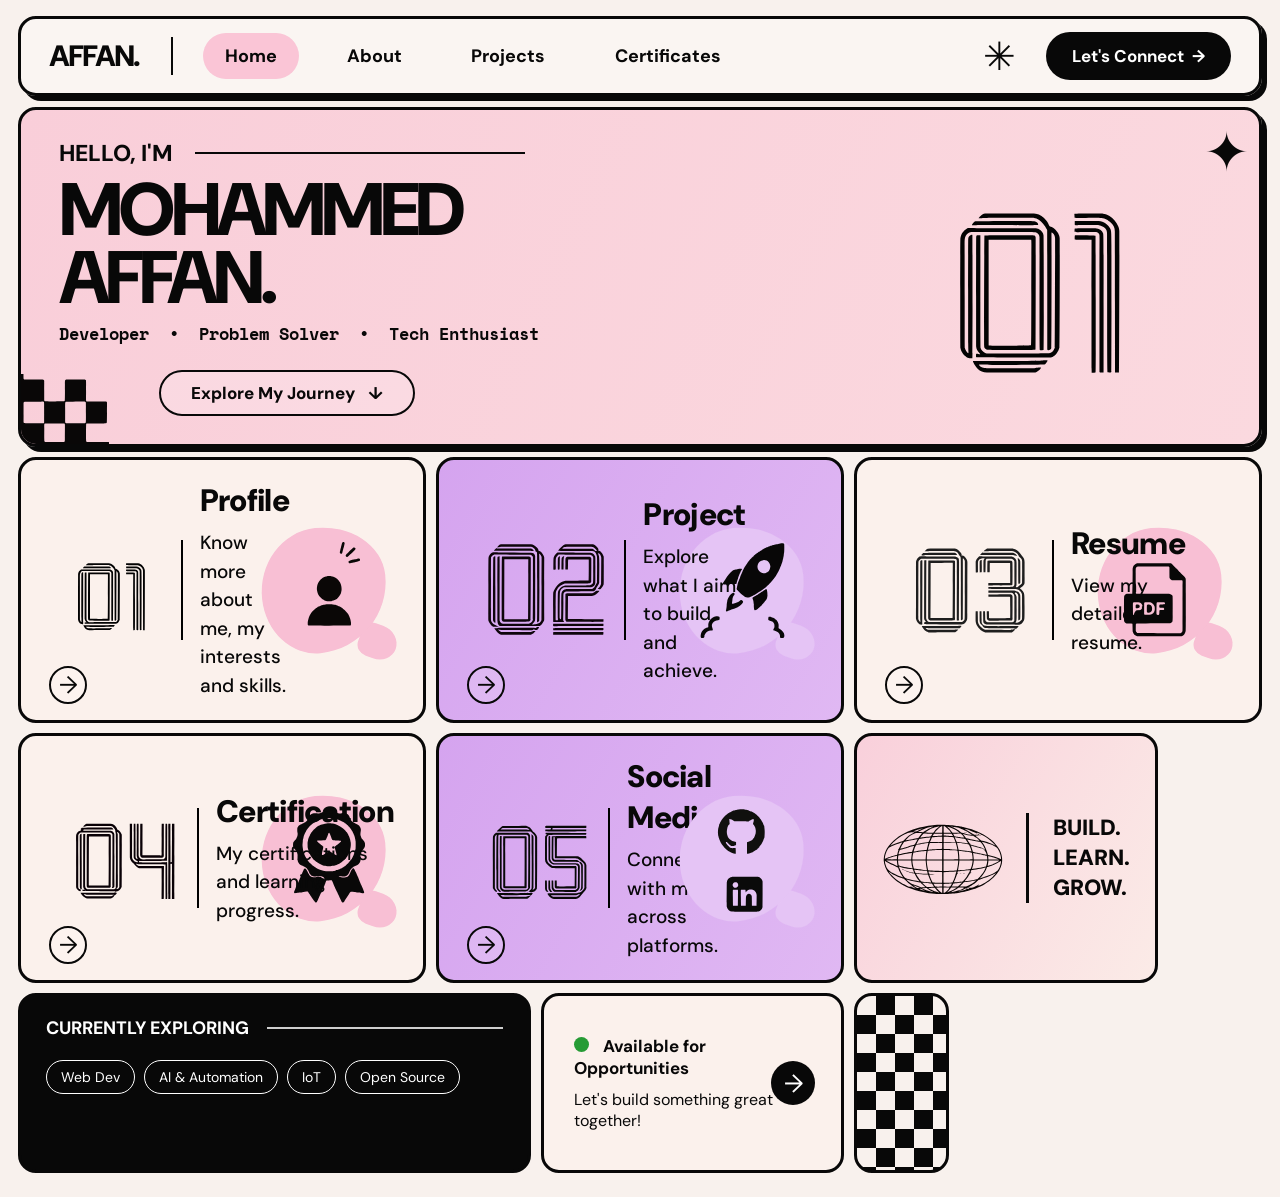
<file: index.html>
<!DOCTYPE html>
<html lang="en">
<head>
  <meta charset="UTF-8">
  <meta name="viewport" content="width=device-width, initial-scale=1.0">
  <meta name="theme-color" content="#f8f0ed">
  <title>Mohammed Affan | Portfolio</title>
  <link rel="preconnect" href="https://fonts.googleapis.com">
  <link rel="preconnect" href="https://fonts.gstatic.com" crossorigin>
  <link href="https://fonts.googleapis.com/css2?family=DM+Sans:wght@400;500;600;700;800;900&family=Space+Mono:wght@400;700&display=swap" rel="stylesheet">
  <link rel="stylesheet" href="css/style.mobile.css">
</head>
<body>
  <header class="navbar">
    <a class="logo" href="#home">AFFAN.</a>
    <nav class="nav-links" aria-label="Main navigation">
      <a class="active" href="index.html">Home</a>
      <a href="pages/profile.html">About</a>
      <a href="pages/projection.mobile.html">Projects</a>
      <!-- <a href="#achievements">Achievements</a> -->
      <a href="pages/certificates.mobile.html">Certificates</a>
    </nav>
    <span class="sunburst" aria-hidden="true">✳</span>
    <a class="connect" href="#contact">Let's Connect&nbsp; →</a>
  </header>

  <main class="dashboard" id="home">
    
<section class="hero card">
    <div class="hero-copy">
        <p class="eyebrow">HELLO, I'M</p>

        <h1>
            MOHAMMED<br>
            AFFAN.
        </h1>

        <p class="tagline">
            Developer&nbsp; • &nbsp;Problem Solver&nbsp; • &nbsp;Tech Enthusiast
        </p>

        <a class="outline-button" href="pages/profile.html">
            Explore My Journey <span>↓</span>
        </a>
    </div>

    <!-- Main decorative number -->
    <div class="hero-number" aria-hidden="true">
        <img src="images/Number1.svg" >
    </div>

    <!-- Bottom-left decorative checkerboard -->
    <img
        class="hero-decoration"
        src="images/hero-decoration.svg"
        
        aria-hidden="true"
    >
</section>

<!-- 
    <section class="profile-photo card" id="profile" aria-label="Profile photograph">
      
      <div class="photo-placeholder">Add your portrait<br><small>assets/affan-photo.png</small></div>
      <img src="assets/affan-photo.png" alt="Portrait of Mohammed Affan"
           onerror="this.style.display='none'">
      <div class="location-pill">CS • CSE<br>Mangalore</div>
    </section> -->

   <!-- 01 PROFILE -->
<a class="feature-card card bubble-layout-1" href="pages/profile.html">

    <span class="card-bubbles" aria-hidden="true">
        <span class="bubble bubble-one"></span>
        <span class="bubble bubble-two"></span>
        <span class="bubble bubble-three"></span>
        <span class="bubble bubble-four"></span>
        <span class="bubble bubble-five"></span>
    </span>

    <img class="number" src="images/Number1.svg" alt="01">

    <div class="feature-copy">
        <h2>Profile</h2>
        <p>Know more about me, my interests and skills.</p>
    </div>

    <div class="feature-dev">
        <img class="feature-icon" src="images/1000160624.svg" alt="Profile">
    </div>

    <span class="arrow">→</span>
</a>


<!-- 02 PROJECTION -->
<a class="feature-card purple card bubble-layout-2" href="pages/projection.mobile.html" id="projects">

    <span class="card-bubbles" aria-hidden="true">
        <span class="bubble bubble-one"></span>
        <span class="bubble bubble-two"></span>
        <span class="bubble bubble-three"></span>
        <span class="bubble bubble-four"></span>
        <span class="bubble bubble-five"></span>
    </span>

    <img class="number" src="images/Number2.svg" alt="02">

    <div class="feature-copy">
        <h2>Project</h2>
        <p>Explore what I aim to build and achieve.</p>
    </div>

    <div class="feature-dev">
        <img class="feature-icon" src="images/1000160626.svg" alt="Projection">
    </div>

    <span class="arrow">→</span>
</a>


<!-- 03 RESUME -->
<a class="feature-card card bubble-layout-3" href="https://drive.google.com/file/d/1meS9ddE_EFp5ZGTFuCWU47X6jYTfvQnn/view?usp=drive_link">

    <span class="card-bubbles" aria-hidden="true">
        <span class="bubble bubble-one"></span>
        <span class="bubble bubble-two"></span>
        <span class="bubble bubble-three"></span>
        <span class="bubble bubble-four"></span>
        <span class="bubble bubble-five"></span>
    </span>

    <img class="number" src="images/Number3.svg" alt="03">

    <div class="feature-copy">
        <h2>Resume</h2>
        <p>View my detailed resume.</p>
    </div>

    <div class="feature-dev">
        <img class="feature-icon" src="images/1000160627 (1).svg" alt="Resume">
    </div>

    <span class="arrow">→</span>
</a>


<!-- 04 ACHIEVEMENT -->
<!--  
<a class="feature-card purple card bubble-layout-4" href="#achievements" id="achievements">

    <span class="card-bubbles" aria-hidden="true">
        <span class="bubble bubble-one"></span>
        <span class="bubble bubble-two"></span>
        <span class="bubble bubble-three"></span>
        <span class="bubble bubble-four"></span>
        <span class="bubble bubble-five"></span>
    </span>

    <img class="number" src="/images/Number4.svg" alt="04">

    <div class="feature-copy">
        <h2>Achievement</h2>
        <p>My milestones and accomplishments.</p>
    </div>

    <div class="feature-dev">
        <img class="feature-icon" src="/images/1000160623.svg" alt="Achievement">
    </div>

    <span class="arrow">→</span>
</a>
 -->

<!-- 05 CERTIFICATION -->
<a class="feature-card card bubble-layout-5" href="pages/certificates.mobile.html">

    <span class="card-bubbles" aria-hidden="true">
        <span class="bubble bubble-one"></span>
        <span class="bubble bubble-two"></span>
        <span class="bubble bubble-three"></span>
        <span class="bubble bubble-four"></span>
        <span class="bubble bubble-five"></span>
    </span>

    <img class="number" src="images/Number4.svg" alt="05">

    <div class="feature-copy">
        <h2>Certification</h2>
        <p>My certifications and learning progress.</p>
    </div>

    <div class="feature-dev">
        <img class="feature-icon" src="images/1000160625 (1).svg" alt="Certification">
    </div>

    <span class="arrow">→</span>
</a>


<!-- 06 SOCIAL MEDIA -->
<div class="feature-card purple card bubble-layout-6" id="social">

    <span class="card-bubbles" aria-hidden="true">
        <span class="bubble bubble-one"></span>
        <span class="bubble bubble-two"></span>
        <span class="bubble bubble-three"></span>
        <span class="bubble bubble-four"></span>
        <span class="bubble bubble-five"></span>
    </span>

    <img class="number" src="images/Number5.svg" alt="06">

    <div class="feature-copy">
        <h2>Social Media</h2>
        <p>Connect with me across platforms.</p>
    </div>
        <div class="feature-dev">

    <a href="https://github.com/mohd-Affan16"
       target="_blank"
       rel="noopener noreferrer">
        <img class="github-icon"
             src="images/github.svg"
             alt="GitHub">
    </a>

    <a href="https://www.linkedin.com/in/mohammed-affan16/"
       target="_blank"
       rel="noopener noreferrer">
        <img class="LinkedIn-icon"
             src="images/Linkedin.svg"
             alt="LinkedIn">
    </a>

</div>
    <span class="arrow">→</span>
</div>

    <section class="bottom-motto card">
      <img class="globe"src="images/globe.svg">
      <div class="motto-text">BUILD.<br>LEARN.<br>GROW.</div>
    </section>

    <section class="exploring card">
      <h2>CURRENTLY EXPLORING</h2>
      <div class="tags"><span>Web Dev</span><span>AI &amp; Automation</span><span>IoT</span><span>Open Source</span></div>
    </section>

    <section class="available card" id="contact">
      <h2>Available for Opportunities</h2>
      <p>Let's build something great together!</p>
      <a class="round-arrow" href="mailto:mohdaffan0216@gmail.com" aria-label="Email me">→</a>
    </section>
    <div class="checker card" aria-hidden="true"></div>
  </main>
</body>
</html>
</file>
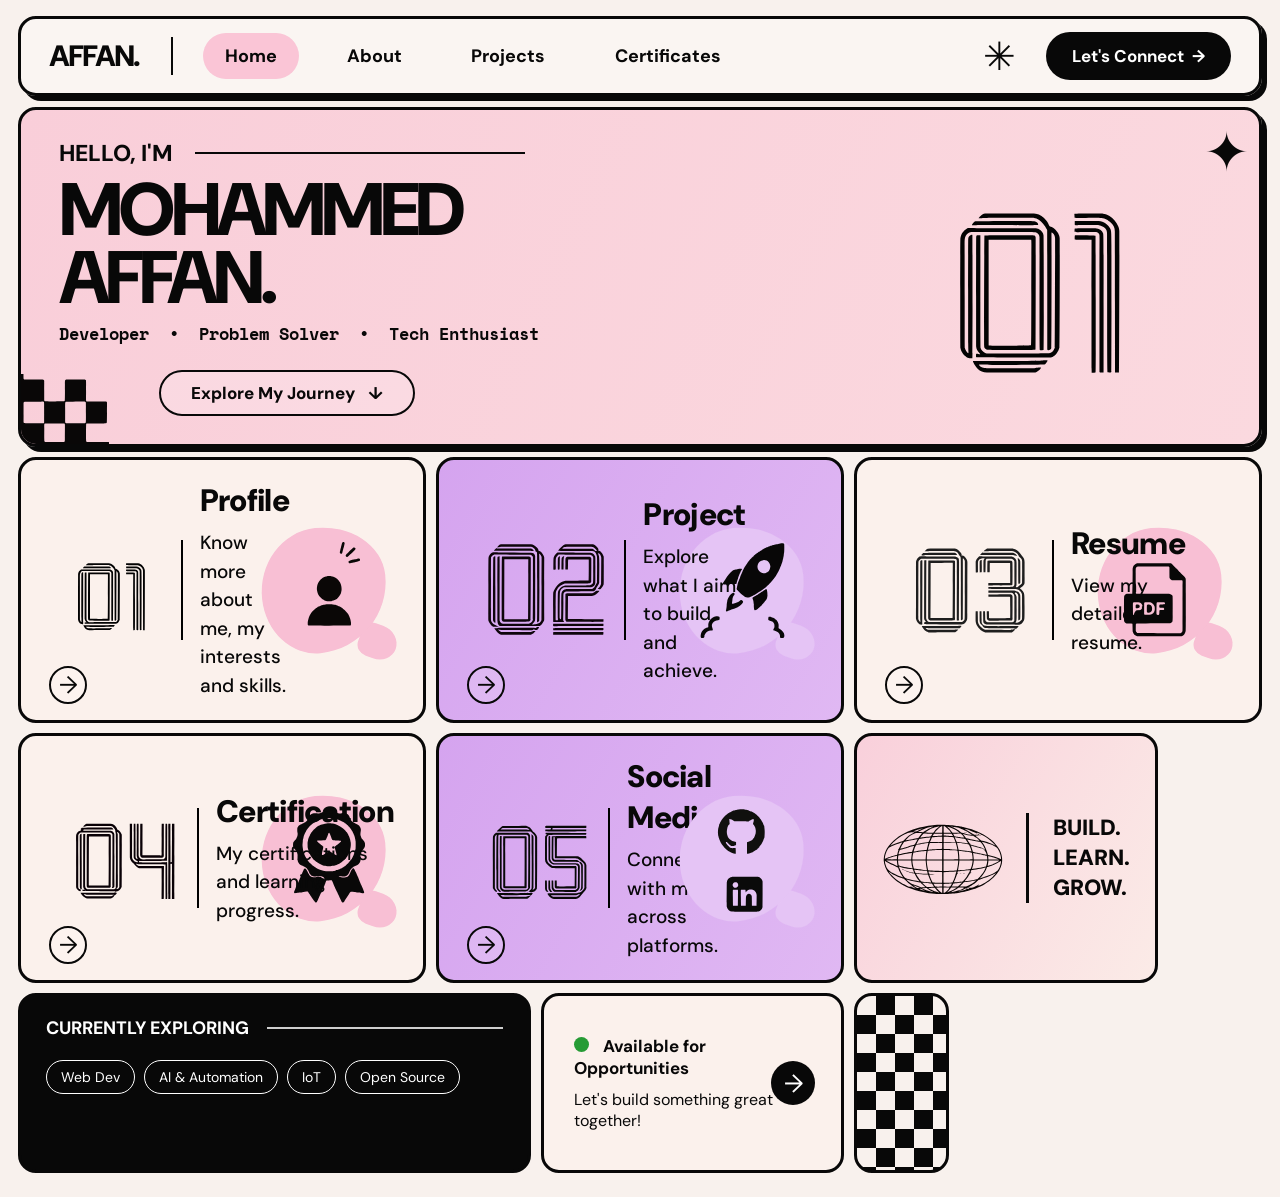
<file: index.mobile.html>
<!DOCTYPE html>
<html lang="en">
<head>
  <meta charset="UTF-8">
  <meta name="viewport" content="width=device-width, initial-scale=1.0">
  <meta name="theme-color" content="#f8f0ed">
  <title>Mohammed Affan | Portfolio</title>
  <link rel="preconnect" href="https://fonts.googleapis.com">
  <link rel="preconnect" href="https://fonts.gstatic.com" crossorigin>
  <link href="https://fonts.googleapis.com/css2?family=DM+Sans:wght@400;500;600;700;800;900&family=Space+Mono:wght@400;700&display=swap" rel="stylesheet">
  <link rel="stylesheet" href="/css/style.mobile.css">
</head>
<body>
  <header class="navbar">
    <a class="logo" href="#home">AFFAN.</a>
    <nav class="nav-links" aria-label="Main navigation">
      <a class="active" href="/index.mobile.html">Home</a>
      <a href="/pages/profile.html">About</a>
      <a href="/pages/projection.mobile.html">Projects</a>
      <!-- <a href="#achievements">Achievements</a> -->
      <a href="/pages/certificates.mobile.html">Certificates</a>
    </nav>
    <span class="sunburst" aria-hidden="true">✳</span>
    <a class="connect" href="#contact">Let's Connect&nbsp; →</a>
  </header>

  <main class="dashboard" id="home">
    
<section class="hero card">
    <div class="hero-copy">
        <p class="eyebrow">HELLO, I'M</p>

        <h1>
            MOHAMMED<br>
            AFFAN.
        </h1>

        <p class="tagline">
            Developer&nbsp; • &nbsp;Problem Solver&nbsp; • &nbsp;Tech Enthusiast
        </p>

        <a class="outline-button" href="/pages/profile.html">
            Explore My Journey <span>↓</span>
        </a>
    </div>

    <!-- Main decorative number -->
    <div class="hero-number" aria-hidden="true">
        <img src="/images/Number1.svg" >
    </div>

    <!-- Bottom-left decorative checkerboard -->
    <img
        class="hero-decoration"
        src="/images/hero-decoration.svg"
        
        aria-hidden="true"
    >
</section>

<!-- 
    <section class="profile-photo card" id="profile" aria-label="Profile photograph">
      
      <div class="photo-placeholder">Add your portrait<br><small>assets/affan-photo.png</small></div>
      <img src="assets/affan-photo.png" alt="Portrait of Mohammed Affan"
           onerror="this.style.display='none'">
      <div class="location-pill">CS • CSE<br>Mangalore</div>
    </section> -->

   <!-- 01 PROFILE -->
<a class="feature-card card bubble-layout-1" href="/pages/profile.html">

    <span class="card-bubbles" aria-hidden="true">
        <span class="bubble bubble-one"></span>
        <span class="bubble bubble-two"></span>
        <span class="bubble bubble-three"></span>
        <span class="bubble bubble-four"></span>
        <span class="bubble bubble-five"></span>
    </span>

    <img class="number" src="/images/Number1.svg" alt="01">

    <div class="feature-copy">
        <h2>Profile</h2>
        <p>Know more about me, my interests and skills.</p>
    </div>

    <div class="feature-dev">
        <img class="feature-icon" src="/images/1000160624.svg" alt="Profile">
    </div>

    <span class="arrow">→</span>
</a>


<!-- 02 PROJECTION -->
<a class="feature-card purple card bubble-layout-2" href="/pages/projection.mobile.html" id="projects">

    <span class="card-bubbles" aria-hidden="true">
        <span class="bubble bubble-one"></span>
        <span class="bubble bubble-two"></span>
        <span class="bubble bubble-three"></span>
        <span class="bubble bubble-four"></span>
        <span class="bubble bubble-five"></span>
    </span>

    <img class="number" src="/images/Number2.svg" alt="02">

    <div class="feature-copy">
        <h2>Project</h2>
        <p>Explore what I aim to build and achieve.</p>
    </div>

    <div class="feature-dev">
        <img class="feature-icon" src="/images/1000160626.svg" alt="Projection">
    </div>

    <span class="arrow">→</span>
</a>


<!-- 03 RESUME -->
<a class="feature-card card bubble-layout-3" href="https://drive.google.com/file/d/1meS9ddE_EFp5ZGTFuCWU47X6jYTfvQnn/view?usp=drive_link">

    <span class="card-bubbles" aria-hidden="true">
        <span class="bubble bubble-one"></span>
        <span class="bubble bubble-two"></span>
        <span class="bubble bubble-three"></span>
        <span class="bubble bubble-four"></span>
        <span class="bubble bubble-five"></span>
    </span>

    <img class="number" src="/images/Number3.svg" alt="03">

    <div class="feature-copy">
        <h2>Resume</h2>
        <p>View my detailed resume.</p>
    </div>

    <div class="feature-dev">
        <img class="feature-icon" src="/images/1000160627 (1).svg" alt="Resume">
    </div>

    <span class="arrow">→</span>
</a>


<!-- 04 ACHIEVEMENT -->
<!--  
<a class="feature-card purple card bubble-layout-4" href="#achievements" id="achievements">

    <span class="card-bubbles" aria-hidden="true">
        <span class="bubble bubble-one"></span>
        <span class="bubble bubble-two"></span>
        <span class="bubble bubble-three"></span>
        <span class="bubble bubble-four"></span>
        <span class="bubble bubble-five"></span>
    </span>

    <img class="number" src="/images/Number4.svg" alt="04">

    <div class="feature-copy">
        <h2>Achievement</h2>
        <p>My milestones and accomplishments.</p>
    </div>

    <div class="feature-dev">
        <img class="feature-icon" src="/images/1000160623.svg" alt="Achievement">
    </div>

    <span class="arrow">→</span>
</a>
 -->

<!-- 05 CERTIFICATION -->
<a class="feature-card card bubble-layout-5" href="/pages/certificates.mobile.html">

    <span class="card-bubbles" aria-hidden="true">
        <span class="bubble bubble-one"></span>
        <span class="bubble bubble-two"></span>
        <span class="bubble bubble-three"></span>
        <span class="bubble bubble-four"></span>
        <span class="bubble bubble-five"></span>
    </span>

    <img class="number" src="/images/Number4.svg" alt="05">

    <div class="feature-copy">
        <h2>Certification</h2>
        <p>My certifications and learning progress.</p>
    </div>

    <div class="feature-dev">
        <img class="feature-icon" src="/images/1000160625 (1).svg" alt="Certification">
    </div>

    <span class="arrow">→</span>
</a>


<!-- 06 SOCIAL MEDIA -->
<div class="feature-card purple card bubble-layout-6" id="social">

    <span class="card-bubbles" aria-hidden="true">
        <span class="bubble bubble-one"></span>
        <span class="bubble bubble-two"></span>
        <span class="bubble bubble-three"></span>
        <span class="bubble bubble-four"></span>
        <span class="bubble bubble-five"></span>
    </span>

    <img class="number" src="/images/Number5.svg" alt="06">

    <div class="feature-copy">
        <h2>Social Media</h2>
        <p>Connect with me across platforms.</p>
    </div>
        <div class="feature-dev">

    <a href="https://github.com/mohd-Affan16"
       target="_blank"
       rel="noopener noreferrer">
        <img class="github-icon"
             src="/images/github.svg"
             alt="GitHub">
    </a>

    <a href="https://www.linkedin.com/in/mohammed-affan16/"
       target="_blank"
       rel="noopener noreferrer">
        <img class="LinkedIn-icon"
             src="/images/Linkedin.svg"
             alt="LinkedIn">
    </a>

</div>
    <span class="arrow">→</span>
</div>

    <section class="bottom-motto card">
      <img class="globe"src="/images/globe.svg">
      <div class="motto-text">BUILD.<br>LEARN.<br>GROW.</div>
    </section>

    <section class="exploring card">
      <h2>CURRENTLY EXPLORING</h2>
      <div class="tags"><span>Web Dev</span><span>AI &amp; Automation</span><span>IoT</span><span>Open Source</span></div>
    </section>

    <section class="available card" id="contact">
      <h2>Available for Opportunities</h2>
      <p>Let's build something great together!</p>
      <a class="round-arrow" href="mailto:mohdaffan0216@gmail.com" aria-label="Email me">→</a>
    </section>
    <div class="checker card" aria-hidden="true"></div>
  </main>
</body>
</html>
</file>
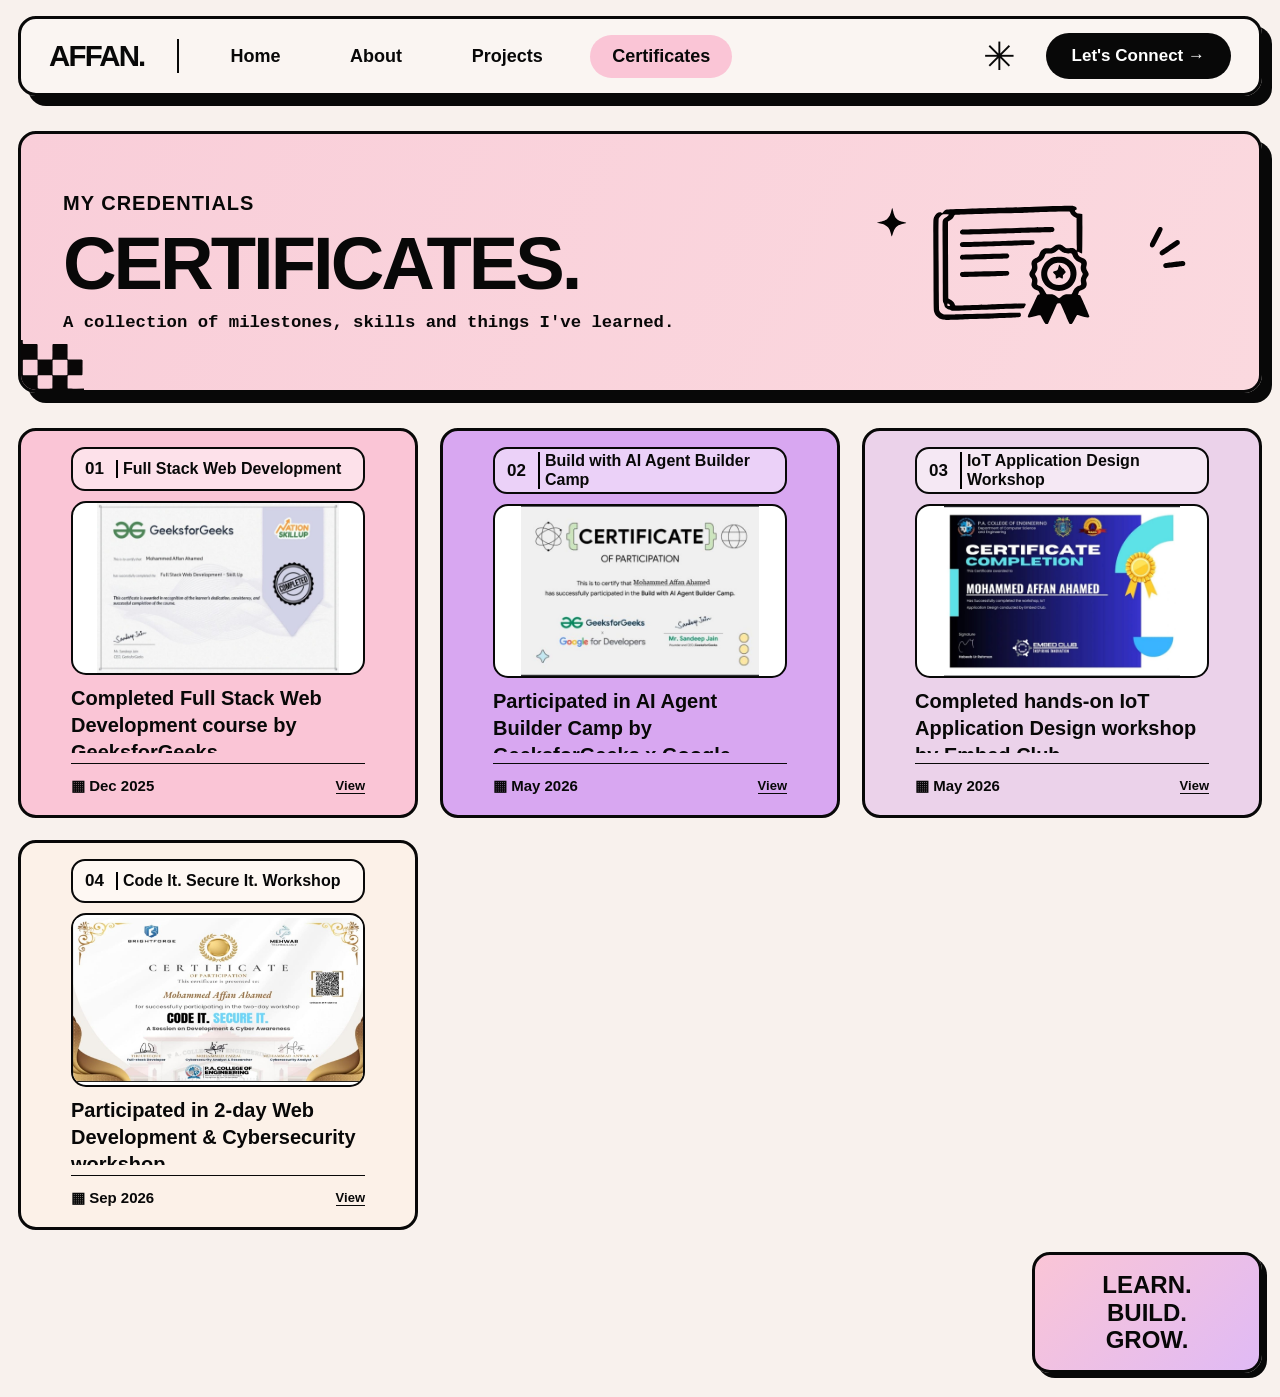
<file: pages/certificates.mobile.html>
<!DOCTYPE html>
<html lang="en">
<head>
    <meta charset="UTF-8">
    <meta name="viewport" content="width=device-width, initial-scale=1.0">
    <title>Affan - Certificates</title>

    <style>
        :root {
            --paper: #f8f1ed;
            --ink: #080808;
            --pink: #fac5d6;
            --pink-light: #fbd5df;
            --purple: #d8a7f1;
            --purple-light: #e0baf5;
            --line: 3px solid var(--ink);
            --radius: 18px;
            --gap: 10px;
        }

        * {
            margin: 0;
            padding: 0;
            box-sizing: border-box;
            font-family: "DM Sans", Arial, sans-serif;
        }

        body {
            background-color: var(--paper);
            color: var(--ink);
            padding: 16px 18px 24px;
        }

        .container {
            width: 100%;
            max-width: 100%;
            margin: 0;
        }

        /* Navigation: reused from projection.html */
        .navbar {
            min-height: 80px;
            display: flex;
            align-items: center;
            gap: 30px;
            box-shadow: 10px 10px 0 var(--ink);
            padding: 12px 28px;
            border: var(--line);
            border-radius: var(--radius);
            background: rgba(255,255,255,.25);
            margin-bottom: 35px;
            width: 100%;
        }

        .logo {
            font-size: clamp(25px, 2.3vw, 36px);
            font-weight: 900;
            letter-spacing: -1.8px;
            padding-right: 32px;
            border-right: 2px solid var(--ink);
            white-space: nowrap;
        }

        .nav-links {
            display: flex;
            align-items: center;
            gap: clamp(12px, 2vw, 34px);
            flex: 1;
        }

        .nav-links a {
            padding: 11px 22px;
            border-radius: 30px;
            font-size: 18px;
            font-weight: 700;
            white-space: nowrap;
            transition: background .2s, transform .2s;
            text-decoration: none;
            color: inherit;
        }

        .nav-links a:hover {
            background: var(--pink);
            transform: translateY(-2px);
        }

        .nav-links .active {
            background: var(--pink);
        }

        .sunburst {
            font-size: 39px;
            line-height: 1;
        }

        .connect {
            padding: 13px 26px;
            color: white;
            background: var(--ink);
            border-radius: 30px;
            font-weight: 700;
            font-size: 17px;
            white-space: nowrap;
            transition: transform .2s;
            border: none;
            cursor: pointer;
        }

        .connect:hover {
            transform: translateY(-2px);
        }

        /* Hero */
        .hero-banner {
            width: 100%;
            min-height: 260px;
            background: linear-gradient(115deg, #f9ced9, #fbd9df);
            border: var(--line);
            border-radius: var(--radius);
            padding: 38px 42px;
            display: flex;
            box-shadow: 10px 10px 0 var(--ink);
            justify-content: space-between;
            align-items: center;
            gap: 30px;
            margin-bottom: 35px;
            position: relative;
            overflow: hidden;
        }

        .hero-content {
            flex: 1;
            position: relative;
            z-index: 2;
        }

        .sub-title {
            font-weight: 800;
            font-size: 20px;
            letter-spacing: 1px;
        }

        .main-title {
            font-size: clamp(48px, 5.8vw, 88px);
            font-weight: 900;
            line-height: .91;
            letter-spacing: -3px;
            margin: 15px 0;
        }

        .tagline {
            font-family: "Space Mono", monospace;
            font-size: clamp(13px, 1.35vw, 19px);
            font-weight: 700;
        }

        /* Empty image slots: add your own images later */
        .hero-image-slot {
            width: 330px;
            height: 180px;
            flex: 0 0 330px;
            
            border-radius: var(--radius);
            overflow: hidden;
            display: flex;
            align-items: center;
            justify-content: center;
            position: relative;
            z-index: 2;
        }

        .hero-image-slot img,
        .decoration-slot img,
        .certificate-image img {
            width: 100%;
            height: 100%;
            object-fit: contain;
            display: block;
        }

        /* Small image slots for the decorative graphics from the reference */
        /* .decoration-slot {
            width: 64px;
            height: 64px;
            flex: 0 0 64px;
            
           
            overflow: hidden;
        } */

        /* .hero-decoration {
            position: absolute;
            left: 0px;
            bottom: 0px;
            right: 0px;
            width: 58px;
            height: 48px;
        } */

        /* Certificate grid */
        .certificates-grid {
            width: 100%;
            display: grid;
            grid-template-columns: repeat(3, minmax(0, 1fr));
            grid-auto-rows: 390px;
            gap: 22px;
            align-items: stretch;
        }

        .certificate-card {
            width: 100%;
            height: 390px;
            min-width: 0;
            border: var(--line);
            border-radius: var(--radius);
            padding: 16px 50px 16px 50px;
            display: flex;
            flex-direction: column;
            gap: 10px;
            position: relative;
            background: rgba(255,255,255,.18);
            transition: transform .2s, box-shadow .2s;
        }

        /* Same hover behavior as .project-card in projection.html */
        .certificate-card:hover {
            transform: translateY(-3px);
            box-shadow: 5px 5px 0 var(--ink);
        }

        .certificate-heading {
            min-height: 44px;
            display: flex;
            align-items: center;
            gap: 12px;
            padding: 7px 12px;
            border: 2px solid var(--ink);
            border-radius: 14px;
            background: rgba(255,255,255,.48);
        }

        .certificate-number {
            font-size: 17px;
            font-weight: 900;
            flex: 0 0 auto;
        }

        .certificate-name {
            font-size: clamp(15px, 1.25vw, 19px);
            font-weight: 900;
            line-height: 1.15;
            border-left: 2px solid black;
            padding-left: 5px;
            overflow-wrap: anywhere;
        }

        .certificate-image {
            width: 100%;
            height: 174px;
            flex: 0 0 174px;
            background: #fff;
            border: 2px solid var(--ink);
            border-radius: 15px;
            overflow: hidden;
            display: flex;
            align-items: center;
            justify-content: center;
        }

        .certificate-description {
            font-size: 20px;
            line-height: 1.35;
            font-weight: 600;
            min-height: 42px;
            overflow: hidden;
        }

        .certificate-bottom {
            margin-top: auto;
            display: flex;
            align-items: center;
            justify-content: space-between;
            gap: 8px;
            border-top: 1.5px solid var(--ink);
            padding-top: 9px;
            min-height: 36px;
        }

        .certificate-date {
            font-size: 15px;
            font-weight: 800;
            white-space: nowrap;
        }

        .certificate-links {
            display: flex;
            align-items: center;
            gap: 10px;
            flex: 0 0 auto;
        }

        .certificate-links a {
            color: var(--ink);
            font-size: 13px;
            font-weight: 900;
            text-decoration: none;
            border-bottom: 1px solid var(--ink);
        }

        .certificate-links a:hover {
            opacity: .6;
        }

        .side-decoration {
            position: absolute;
            right: 12px;
            top: 50%;
            transform: translateY(-50%);
            width: 42px;
            height: 52px;
        }

        /* Optional closing message block */
        .closing-note {
            margin-top: 22px;
            margin-left: auto;
            width: min(230px, 100%);
            min-height: 110px;
            border: var(--line);
            border-radius: var(--radius);
            background: linear-gradient(135deg, var(--pink), var(--purple-light));
            box-shadow: 5px 5px 0 var(--ink);
            display: flex;
            align-items: center;
            justify-content: center;
            text-align: center;
            padding: 16px;
            font-size: 24px;
            font-weight: 900;
            line-height: 1.15;
        }
         .hero-decoration {
            position: absolute;
            left: 0px;
            bottom: 0px;
            right: 0px;
           
            height: 50px;
        }
        @media (max-width: 1100px) {
            .certificates-grid {
                grid-template-columns: repeat(2, minmax(0, 1fr));
                grid-auto-rows: 390px;
            }

            .navbar {
                flex-wrap: wrap;
                min-height: auto;
            }

            .logo {
                border-right: 0;
                padding-right: 8px;
            }
        }

        @media (max-width: 700px) {
            body {
                padding: 12px;
            }

            .navbar {
                gap: 14px;
                padding: 14px;
                margin-bottom: 25px;
            }

            .nav-links {
                order: 3;
                width: 100%;
                flex-wrap: wrap;
                gap: 5px;
            }

            .nav-links a {
                font-size: 14px;
                padding: 8px 12px;
            }

            .sunburst {
                margin-left: auto;
                font-size: 30px;
            }

            .connect {
                padding: 10px 15px;
                font-size: 14px;
            }

            .hero-banner {
                flex-direction: column;
                text-align: center;
                padding: 30px 18px;
                gap: 22px;
            }

            .hero-image-slot {
                width: 100%;
                max-width: 330px;
                flex-basis: 160px;
                height: 160px;
            }

            .hero-decoration {
                display: none;
            }

            .certificates-grid {
                grid-template-columns: 1fr;
                grid-auto-rows: 390px;
                gap: 18px;
            }

            .certificate-card {
                height: 390px;
            }

            .closing-note {
                margin-left: 0;
            }
        }
    
/* Mobile layout overrides */
@media (max-width: 700px) {
  html, body { width: 100%; overflow-x: hidden; }
  body { padding: 10px 12px 22px; }
  .container { width: 100%; max-width: 100%; }
  .navbar {
    min-height: 0; flex-wrap: wrap; gap: 10px;
    padding: 12px 14px; margin-bottom: 24px;
    box-shadow: 4px 4px 0 var(--ink);
  }
  .logo { font-size: 27px; border: 0; padding: 0; margin-right: auto; }
  .sunburst { font-size: 27px; margin-left: 0; }
  .connect { padding: 10px 13px; font-size: 12px; }
  .nav-links {
    order: 4; flex: 0 0 100%; width: 100%;
    display: flex; flex-wrap: nowrap; gap: 5px;
    overflow-x: auto; padding: 8px 0 2px; scrollbar-width: none;
  }
  .nav-links::-webkit-scrollbar { display: none; }
  .nav-links a { flex: 0 0 auto; font-size: 13px; padding: 8px 11px; }
  .hero-banner {
    min-height: 0; padding: 28px 18px 24px;
    flex-direction: column; text-align: center;
    gap: 18px; margin-bottom: 26px;
    box-shadow: 4px 4px 0 var(--ink);
  }
  .hero-content { width: 100%; }
  .sub-title { font-size: 14px; }
  .main-title { font-size: clamp(36px, 10vw, 54px); letter-spacing: -2px; line-height: .98; margin: 12px 0; overflow-wrap: anywhere; }
  .tagline { font-size: 11px; line-height: 1.6; overflow-wrap: anywhere; }
  .hero-image-slot, .hero-manual-image-slot {
    width: 100%; max-width: 250px; height: 135px;
    flex: 0 0 135px; margin: 0 auto;
  }
  .hero-decoration { display: none; }
  .certificates-grid { grid-template-columns: minmax(0, 1fr); grid-auto-rows: auto; gap: 16px; }
  .certificate-card {
    height: auto; min-height: 0; padding: 14px;
    gap: 11px; border-radius: 16px;
  }
  .certificate-heading { min-height: 42px; padding: 7px 9px; gap: 8px; }
  .certificate-number { font-size: 14px; }
  .certificate-name { font-size: 15px; line-height: 1.25; }
  .certificate-image { height: auto; min-height: 150px; max-height: 220px; flex: 0 0 auto; }
  .certificate-image img { width: 100%; height: 100%; max-height: 220px; object-fit: contain; }
  .certificate-description { font-size: 14px; line-height: 1.45; min-height: 0; overflow: visible; }
  .certificate-bottom { flex-wrap: wrap; align-items: center; gap: 9px; padding-top: 9px; }
  .certificate-date { font-size: 12px; white-space: normal; }
  .certificate-links { gap: 10px; }
  .certificate-links a { font-size: 12px; }
  .side-decoration { display: none; }
  .closing-note { width: 100%; max-width: 190px; min-height: 90px; margin: 20px 0 0 auto; font-size: 20px; }
}
@media (max-width: 380px) {
  body { padding: 8px; }
  .navbar { padding: 10px; }
  .connect { font-size: 11px; padding: 9px 10px; }
  .hero-banner { padding: 24px 13px; }
  .certificate-card { padding: 11px; }
  .certificate-name { font-size: 14px; }
}

    </style>
</head>

<body>
    <div class="container">
        <header class="navbar">
            <div class="logo">AFFAN.</div>

            <nav class="nav-links">
                <a href="../index.html">Home</a>
                <a href="profile.html">About</a>
                <a href="projection.mobile.html">Projects</a>
                <!-- <a href="achievements.html">Achievements</a> -->
                <a href="certificates.mobile.html" class="active">Certificates</a>
                
            </nav>

            <span class="sunburst">✳</span>
            <button class="connect" onclick="window.location.href='contact.html'">Let's Connect →</button>
            
        </header>

        <main>
            <section class="hero-banner">
                <div class="hero-content">
                    <span class="sub-title">MY CREDENTIALS</span>
                    <h1 class="main-title">CERTIFICATES.</h1>
                    <p class="tagline">A collection of milestones, skills and things I've learned.</p>
                </div>

                <!-- Add your hero certificate illustration inside this empty slot -->
                <div id="hero-image-slot"></div>
                        <img class="hero-image-slot" src="../images/hero-certificate.svg">
                <!-- Add your own decorative image here if you want to use the checker graphic -->
                <div >
                    <img class="hero-decoration" src="../images/hero-decoration.svg" aria-hidden="true">
                </div>
            </section>

            <section class="certificates-grid" id="certificates-container"></section>

            <div class="closing-note">
                LEARN.<br>BUILD.<br>GROW.
            </div>
        </main>
    </div>

    <script>
        // Same four-color palette and repeating order as projection.html. id title description date imagesrc githuburl linkedinurl certificateurl
        // 5th card = 1st color, 6th card = 2nd color, and so on.
        const colorPalette = ["#fac5d6", "#d8a7f1", "#ebd2ea", "#fcf1e8"];

        // Add certificate details here. Keep imageSrc empty until you add your image.
        const certificatesData = [
            {
                id: "01",
                title:"Full Stack Web Development",
                description: "Completed Full Stack Web Development course by GeeksforGeeks.",
                date: "Dec 2025",
                imageSrc: "../images/GFG_fullstack.jpeg",
                githubUrl: "",
                linkedinUrl: "",
                certificateUrl: "../images/GFG_fullstack.jpeg"
            },
            {
                id: "02",
                title: "Build with AI Agent Builder Camp",
                description: "Participated in AI Agent Builder Camp by GeeksforGeeks x Google.",
                date: "May 2026",
                imageSrc: "../images/GFGxGoogle.jpeg",
                githubUrl: "",
                linkedinUrl: "",
                certificateUrl: "../images/GFGxGoogle.jpeg"
            },
            {
               id: "03",
                title: "IoT Application Design Workshop",
                description: "Completed hands-on IoT Application Design workshop by Embed Club.",
                date: "May 2026",
                imageSrc: "../images/IOT.jpeg",
                githubUrl: "",
                linkedinUrl: "",
                certificateUrl: "../images/IOT.jpeg"
            },
            {
               id: "04",
                title: "Code It. Secure It. Workshop",
                description: "Participated in 2-day Web Development & Cybersecurity workshop.",
                date: "Sep 2026",
                imageSrc: "../images/Codeit,Secureit.jpeg",
                githubUrl: "",
                linkedinUrl: "",
                certificateUrl: "../images/Codeit,Secureit.jpeg"
            }
        ];

        function createLink(url, label) {
            if (!url) return "";
            return `<a href="${url}" target="_blank" rel="noopener noreferrer">${label}</a>`;
        }

        function renderCertificates() {
            const container = document.getElementById("certificates-container");
            container.innerHTML = "";

            certificatesData.forEach((certificate, index) => {
                const assignedBgColor = colorPalette[index % colorPalette.length];

                const imageElement = certificate.imageSrc
                    ? `<img src="${certificate.imageSrc}" alt="${certificate.title} certificate">`
                    : "";

                const linksHtml = [
                    createLink(certificate.githubUrl, "GitHub"),
                    createLink(certificate.linkedinUrl, "LinkedIn"),
                    createLink(certificate.certificateUrl, "View")
                ].filter(Boolean).join("");

                const card = document.createElement("article");
                card.className = "certificate-card";
                card.style.backgroundColor = assignedBgColor;

                card.innerHTML = `
                    <div class="certificate-heading">
                        <span class="certificate-number">${certificate.id}</span>
                        <h2 class="certificate-name">${certificate.title}</h2>
                    </div>

                    <div class="certificate-image">
                        ${imageElement}
                    </div>

                    <p class="certificate-description">${certificate.description}</p>

                    <div class="certificate-bottom">
                        <span class="certificate-date">▦ ${certificate.date}</span>
                        <div class="certificate-links">
                            ${linksHtml}
                        </div>
                    </div>
                `;

                container.appendChild(card);
            });
        }

        window.addEventListener("DOMContentLoaded", renderCertificates);
    </script>
</body>
</html>
</file>
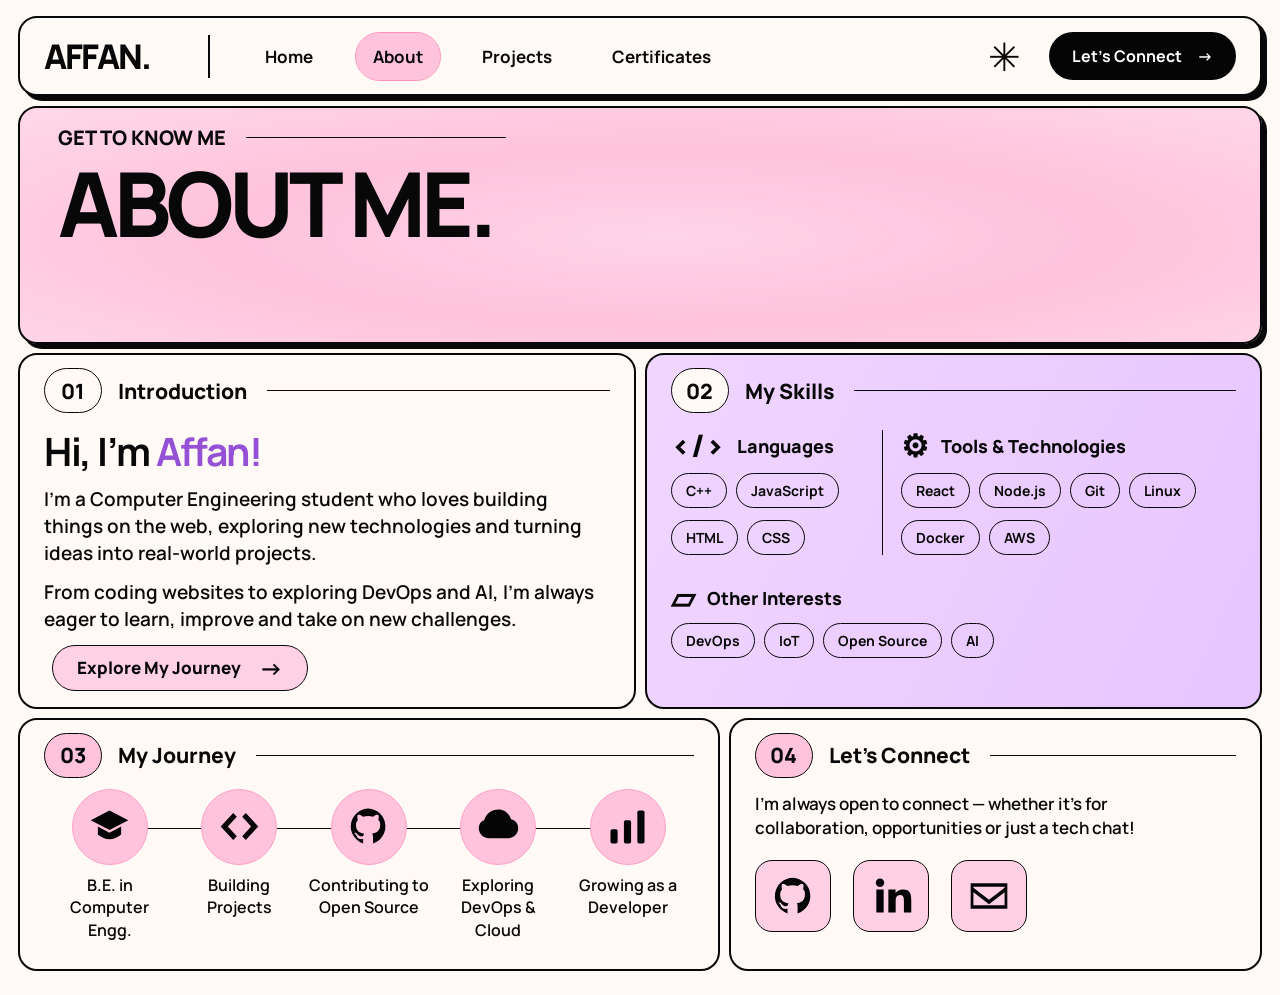
<file: pages/profile.html>
<!DOCTYPE html>
<html lang="en">
<head>
  <meta charset="UTF-8"><meta name="viewport" content="width=device-width, initial-scale=1.0">
  <title>About Me | Affan</title>
  <link rel="preconnect" href="https://fonts.googleapis.com"><link rel="preconnect" href="https://fonts.gstatic.com" crossorigin>
  <link href="https://fonts.googleapis.com/css2?family=Manrope:wght@400;500;600;700;800&display=swap" rel="stylesheet">
  <style>
*{box-sizing:border-box} :root{--ink:#080808;--paper:#fffaf5;--pink:#ffc3dc;--line:2.5px solid var(--ink)} html{scroll-behavior:smooth} body{margin:0;padding:16px 18px 24px;color:var(--ink);background:#fffaf6;font-family:Manrope,Arial,sans-serif}.page-shell{width:100%;max-width:100%;margin:0}.navbar{min-height:80px;border:var(--line);border-radius:19px;display:flex;align-items:center;gap:28px;padding:12px 24px;background:#fffaf5; box-shadow: 5px 5px 0 var(--ink);}.brand{color:var(--ink);font-size:34px;font-weight:800;letter-spacing:-2px;text-decoration:none;white-space:nowrap}.nav-divider{height:43px;width:2px;background:var(--ink);margin:0 10px 0 30px}.nav-links{display:flex;align-items:center;gap:clamp(12px,2vw,34px);flex:1}.nav-links a{text-decoration:none;color:var(--ink);font-size:17px;font-weight:700;white-space:nowrap;padding:12px 17px;border-radius:28px}.nav-links a.active{background:var(--pink);outline:1px solid #ff8fbd}.sun-mark{font-size:39px;line-height:1;margin-left:8px}.nav-cta{display:inline-flex;gap:15px;color:white;background:#050505;border-radius:30px;padding:13px 23px;text-decoration:none;font-weight:700;white-space:nowrap}.hero-banner{position:relative;overflow:hidden;min-height:238px;margin-top:10px;border:var(--line);border-radius:19px;padding:16px 38px;background:radial-gradient(ellipse at 52% 55%,#ffd4e8 0,#ffc3dc 48%,#ffd8e9 100%); box-shadow: 5px 5px 0 var(--ink);}.eyebrow{display:flex;align-items:center;gap:20px;position:relative;z-index:2;font-size:20px;font-weight:800}.eyebrow i{width:260px;height:1px;background:var(--ink)}.hero-banner h1{position:relative;z-index:2;margin:0;font-size:clamp(58px,7vw,108px);line-height:1.15;letter-spacing:-5px;font-weight:800}.circle-one{left:58%}.circle-two{left:73%;background:#ffa0cf3d}.hero-star{position:absolute;z-index:1;left:66%;top:4px;font-size:65px}.hero-rays{position:absolute;right:32px;top:56px;width:60px;height:70px;transform:rotate(15deg)}.hero-rays i,.corner-rays i{position:absolute;display:block;width:7px;height:36px;border-radius:8px;background:var(--ink)}.hero-rays i:nth-child(1){left:4px;top:0;transform:rotate(15deg)}.hero-rays i:nth-child(2){left:27px;top:12px;transform:rotate(35deg)}.hero-rays i:nth-child(3){left:45px;top:37px;transform:rotate(75deg)};.checker-hero{position:absolute;bottom:-1px;left:0}.top-grid{display:grid;grid-template-columns:1fr 1fr;gap:9px;margin-top:9px}.bottom-grid{display:grid;grid-template-columns:1.25fr .95fr;gap:9px;margin-top:9px}.panel{position:relative;overflow:hidden;border:var(--line);border-radius:19px;padding:12px 24px 16px;background:var(--paper)}.intro-panel,.skills-panel{min-height:355px}.skills-panel{background:linear-gradient(115deg,#f0d6ff,#e7c5ff)}.panel-heading{display:flex;align-items:center;gap:16px;position:relative;z-index:2;min-height:47px}.number{display:inline-flex;align-items:center;justify-content:center;min-width:58px;height:45px;border:1.5px solid var(--ink);border-radius:25px;font-size:21px;font-weight:800;background:#fffaf5}.pink-number{background:var(--pink)}.panel-heading h2{margin:0;font-size:21px;font-weight:800;white-space:nowrap}.heading-line{height:1px;background:var(--ink);flex:1;margin-left:4px}.corner-rays{position:absolute;top:27px;right:27px;width:48px;height:55px;transform:rotate(18deg)}.corner-rays i{height:29px;width:6px}.corner-rays i:nth-child(1){left:0;top:0;transform:rotate(15deg)}.corner-rays i:nth-child(2){left:19px;top:9px;transform:rotate(38deg)}.corner-rays i:nth-child(3){left:34px;top:28px;transform:rotate(78deg)}.intro-panel h3{margin:10px 0 8px;font-size:39px;letter-spacing:-1.5px}.intro-panel h3 span{color:#9551d5}.intro-panel p{max-width:650px;margin:8px 0 12px;font-size:19px;line-height:1.42;font-weight:600}.pill-button{display:inline-flex;align-items:center;gap:18px;margin:0 0 0 8px;padding:10px 24px;border:1.5px solid var(--ink);border-radius:30px;background:#ffd1e5;color:var(--ink);text-decoration:none;font-weight:800;font-size:17px}.pill-button b{font-size:24px;line-height:1}.skills-content{display:grid;grid-template-columns:.9fr 1.5fr;margin-top:16px}.skill-group{min-width:0}.skill-group.languages{border-right:1.5px solid var(--ink);padding-right:15px}.skill-group.tools{padding-left:18px}.skill-group h3{display:flex;align-items:center;gap:12px;margin:0 0 12px;font-size:18px;font-weight:800;white-space:nowrap}.skill-icon{font-size:31px;line-height:1;font-weight:800}.chips{display:flex;flex-wrap:wrap;gap:12px 9px}.chips span{display:inline-flex;align-items:center;min-height:35px;border:1.4px solid var(--ink);border-radius:22px;padding:5px 14px;font-size:14px;font-weight:700;white-space:nowrap}.interests{grid-column:1/-1;margin-top:27px}.interests h3{margin-bottom:10px}.bottom-grid .panel{min-height:253px;padding-top:12px}.timeline{position:relative;display:flex;justify-content:space-between;gap:8px;margin:10px 5px 0}.timeline:before{content:"";position:absolute;left:8%;right:8%;top:39px;height:1.5px;background:var(--ink)}.timeline-item{position:relative;z-index:1;display:flex;align-items:center;flex-direction:column;flex:1;text-align:center}.timeline-icon{display:flex;align-items:center;justify-content:center;width:76px;height:76px;border-radius:50%;background:var(--pink);border:1px solid #ff9fc8}.timeline-icon svg{width:43px;height:43px;fill:#050505}.timeline-item p{margin:9px 0 0;font-size:16px;line-height:1.4;font-weight:600}.connect-panel>p{max-width:420px;margin:13px 0 19px;font-size:17px;line-height:1.45;font-weight:600}.social-links{display:flex;gap:22px;position:relative;z-index:2}.social-links a{display:flex;align-items:center;justify-content:center;width:76px;height:72px;border:1.5px solid var(--ink);border-radius:17px;background:#ffd0e4;transition:transform .2s,background .2s}.social-links a:hover{transform:translateY(-4px);background:#ffb8d5}.social-links svg{width:44px;height:44px;fill:#050505}.checker-connect{position:absolute;right:-1px;bottom:-1px;width:90px;height:90px;background-size:45px 45px;background-position:0 0,22.5px 22.5px}
@media(max-width:1100px){body{padding:12px}.navbar{gap:14px;padding:10px 16px}.brand{font-size:28px}.nav-divider{margin-left:8px;margin-right:3px}.nav-links{gap:3px}.nav-links a{font-size:14px;padding:10px 11px}.sun-mark{font-size:30px}.nav-cta{padding:11px 15px;font-size:14px}.intro-panel p{font-size:16px}.intro-panel h3{font-size:32px}.skills-content{grid-template-columns:1fr 1.4fr}.skill-group h3{font-size:15px}.chips{gap:8px 6px}.chips span{font-size:12px;padding:5px 10px}}
@media(max-width:760px){body{padding:9px}.navbar{min-height:auto;border-radius:15px;padding:12px 13px;gap:10px;flex-wrap:wrap;margin-bottom:12px}.brand{font-size:27px}.nav-divider{display:none}.nav-links{display:flex;position:static;order:3;width:100%;flex:0 0 100%;flex-direction:row;flex-wrap:wrap;justify-content:flex-start;align-items:center;gap:5px;padding:0;border:0;border-radius:0;background:transparent;box-shadow:none}.nav-links a{font-size:14px;padding:8px 12px}.sun-mark{display:inline-block;margin-left:auto;font-size:30px}.nav-cta{display:inline-flex;padding:10px 13px;font-size:13px;gap:8px}.hero-banner{min-height:190px;padding:18px 19px;border-radius:15px}.eyebrow{font-size:13px;gap:10px}.eyebrow i{width:min(35vw,130px)}.hero-banner h1{font-size:clamp(48px,12vw,76px);letter-spacing:-3px;margin-top:10px}.hero-star{font-size:40px;left:70%;top:35px}.hero-rays{right:12px;top:95px;transform:scale(.65) rotate(15deg)}.top-grid,.bottom-grid{grid-template-columns:1fr;gap:9px;margin-top:9px}.panel{border-radius:15px;padding:12px 15px 16px}.intro-panel,.skills-panel{min-height:0}.panel-heading{gap:10px;min-height:42px}.number{min-width:48px;height:39px;font-size:18px}.panel-heading h2{font-size:18px}.heading-line{min-width:20px}.corner-rays{right:14px;top:18px;transform:scale(.75) rotate(18deg)}.intro-panel h3{font-size:30px;margin-top:13px}.intro-panel p{font-size:15px;line-height:1.55;margin:9px 0}.pill-button{margin:7px 0 0;font-size:14px;padding:9px 16px}.skills-content{grid-template-columns:1fr 1.3fr;gap:12px 0;margin-top:15px}.skill-group.languages{padding-right:10px}.skill-group.tools{padding-left:12px}.skill-group h3{font-size:14px;gap:7px;white-space:normal}.skill-icon{font-size:25px}.chips{gap:7px 5px}.chips span{min-height:31px;font-size:11px;padding:4px 9px}.interests{margin-top:13px}.bottom-grid .panel{min-height:0;padding:12px 15px 19px}.timeline{gap:4px;margin:15px 0 0}.timeline:before{top:28px;left:8%;right:8%}.timeline-icon{width:56px;height:56px}.timeline-icon svg{width:32px;height:32px}.timeline-item p{font-size:11px;line-height:1.35;margin-top:8px}.connect-panel>p{font-size:14px;max-width:90%;margin:12px 0 16px}.social-links{gap:13px}.social-links a{width:58px;height:55px;border-radius:13px}.social-links svg{width:34px;height:34px}.checker-connect{width:58px;height:58px;background-size:29px 29px;background-position:0 0,14.5px 14.5px}}
@media(max-width:390px){.hero-banner h1{font-size:43px}.skills-content{grid-template-columns:1fr}.skill-group.languages{border-right:0;border-bottom:1px solid var(--ink);padding:0 0 13px}.skill-group.tools{padding:0}.interests{margin-top:4px}.timeline-icon{width:48px;height:48px}.timeline-icon svg{width:28px;height:28px}.timeline-item p{font-size:10px}}

  </style>
</head>
<body><div class="page-shell">
<header class="navbar"><a class="brand" href="../index.html">AFFAN.</a><span class="nav-divider"></span>
<nav class="nav-links"><a href="../index.html">Home</a><a class="active" href="profile.html">About</a><a href="projection.mobile.html">Projects</a><a href="certificates.mobile.html">Certificates</a></nav>
<span class="sun-mark">✳</span><a class="nav-cta" href="#connect">Let’s Connect <span>→</span></a></header>
<main id="about">
<section class="hero-banner"><div class="eyebrow"><span>GET TO KNOW ME</span><i></i></div><h1>ABOUT ME.</h1><span class="hero-circle circle-one"></span><span class="hero-circle circle-two"></span><span class="hero-rays"></span><div class="checker checker-hero"></div></section>
<section class="top-grid">
<article class="panel intro-panel"><div class="panel-heading"><span class="number">01</span><h2>Introduction</h2><i class="heading-line"></i></div><span class="corner-rays"></span>
<h3>Hi, I’m <span>Affan!</span></h3><p>I’m a Computer Engineering student who loves building things on the web, exploring new technologies and turning ideas into real-world projects.</p><p>From coding websites to exploring DevOps and AI, I’m always eager to learn, improve and take on new challenges.</p><a class="pill-button" href="#journey">Explore My Journey <b>→</b></a></article>
<article class="panel skills-panel"><div class="panel-heading"><span class="number">02</span><h2>My Skills</h2><i class="heading-line"></i></div><span class="corner-rays"></span>
<div class="skills-content"><div class="skill-group languages"><h3><b class="skill-icon code-icon">&lt;/&gt;</b>Languages</h3><div class="chips"><span>C++</span><span>JavaScript</span><span>HTML</span><span>CSS</span></div></div>
<div class="skill-group tools"><h3><b class="skill-icon">⚙</b>Tools &amp; Technologies</h3><div class="chips"><span>React</span><span>Node.js</span><span>Git</span><span>Linux</span><span>Docker</span><span>AWS</span></div></div>
<div class="skill-group interests"><h3><b class="skill-icon">▱</b>Other Interests</h3><div class="chips"><span>DevOps</span><span>IoT</span><span>Open Source</span><span>AI</span></div></div></div></article></section>
<section class="bottom-grid">
<article class="panel journey-panel" id="journey"><div class="panel-heading"><span class="number pink-number">03</span><h2>My Journey</h2><i class="heading-line"></i></div>
<div class="timeline">
<div class="timeline-item"><div class="timeline-icon"><svg viewBox="0 0 48 48"><path d="M3 17 24 6l21 11-21 11L3 17Zm8 7v9c8 7 18 7 26 0v-9l-13 7-13-7Z"/></svg></div><p>B.E. in<br>Computer Engg.</p></div>
<div class="timeline-item"><div class="timeline-icon"><svg viewBox="0 0 48 48"><path d="m17 9-14 15 14 15 4-4-10-11 10-11-4-4Zm14 0-4 4 10 11-10 11 4 4 14-15L31 9Z"/></svg></div><p>Building<br>Projects</p></div>
<div class="timeline-item"><div class="timeline-icon"><svg viewBox="0 0 48 48"><path d="M24 4a20 20 0 0 0-6 39v-5c-6 1-7-3-7-3-1-2-2-3-2-3-2-1 0-1 0-1 2 0 3 2 3 2 2 3 5 2 6 2 0-1 1-2 1-3-5-1-9-3-9-10 0-2 1-4 2-5 0-1-1-3 0-6 0 0 2-1 6 2a20 20 0 0 1 11 0c4-3 6-2 6-2 1 3 0 5 0 6 2 1 2 3 2 5 0 7-4 9-9 10 1 1 1 3 1 4v7A20 20 0 0 0 24 4Z"/></svg></div><p>Contributing to<br>Open Source</p></div>
<div class="timeline-item"><div class="timeline-icon"><svg viewBox="0 0 48 48"><path d="M24 5c-8 0-14 5-16 12-4 1-6 5-6 9 0 6 5 11 11 11h22c6 0 11-5 11-11 0-5-3-9-8-10C36 9 30 5 24 5Z"/></svg></div><p>Exploring<br>DevOps &amp; Cloud</p></div>
<div class="timeline-item"><div class="timeline-icon"><svg viewBox="0 0 48 48"><rect x="5" y="27" width="8" height="16" rx="2"/><rect x="20" y="17" width="8" height="26" rx="2"/><rect x="35" y="6" width="8" height="37" rx="2"/></svg></div><p>Growing as a<br>Developer</p></div></div></article>
<article class="panel connect-panel" id="connect"><div class="panel-heading"><span class="number pink-number">04</span><h2>Let’s Connect</h2><i class="heading-line"></i></div><p>I’m always open to connect — whether it’s for collaboration, opportunities or just a tech chat!</p>
<div class="social-links"><a href="https://github.com/mohd-Affan16" aria-label="GitHub" target="_blank" rel="noreferrer"><svg viewBox="0 0 48 48"><path d="M24 4a20 20 0 0 0-6 39v-5c-6 1-7-3-7-3-1-2-2-3-2-3-2-1 0-1 0-1 2 0 3 2 3 2 2 3 5 2 6 2 0-1 1-2 1-3-5-1-9-3-9-10 0-2 1-4 2-5 0-1-1-3 0-6 0 0 2-1 6 2a20 20 0 0 1 11 0c4-3 6-2 6-2 1 3 0 5 0 6 2 1 2 3 2 5 0 7-4 9-9 10 1 1 1 3 1 4v7A20 20 0 0 0 24 4Z"/></svg></a>
<a href="https://www.linkedin.com/in/mohammed-affan16/" aria-label="LinkedIn" target="_blank" rel="noreferrer"><svg viewBox="0 0 48 48"><path d="M8 17h8v25H8V17Zm4-12a4.6 4.6 0 1 1 0 9.2A4.6 4.6 0 0 1 12 5Zm9 12h8v4h.1c1-2 4-4 8-4 8 0 9 5 9 12v13h-8V30c0-3 0-7-4-7s-5 3-5 7v12h-8V17Z"/></svg></a>
<a href="mailto:mohdaffan0216@gmail.com" aria-label="Email"><svg viewBox="0 0 48 48"><path d="M4 10h40v28H4V10Zm3 4v1l17 13 17-13v-1H7Zm34 20V20L24 33 7 20v14h34Z"/></svg></a></div><div class="checker checker-connect"></div></article></section>
</main></div>
</body></html>
</file>
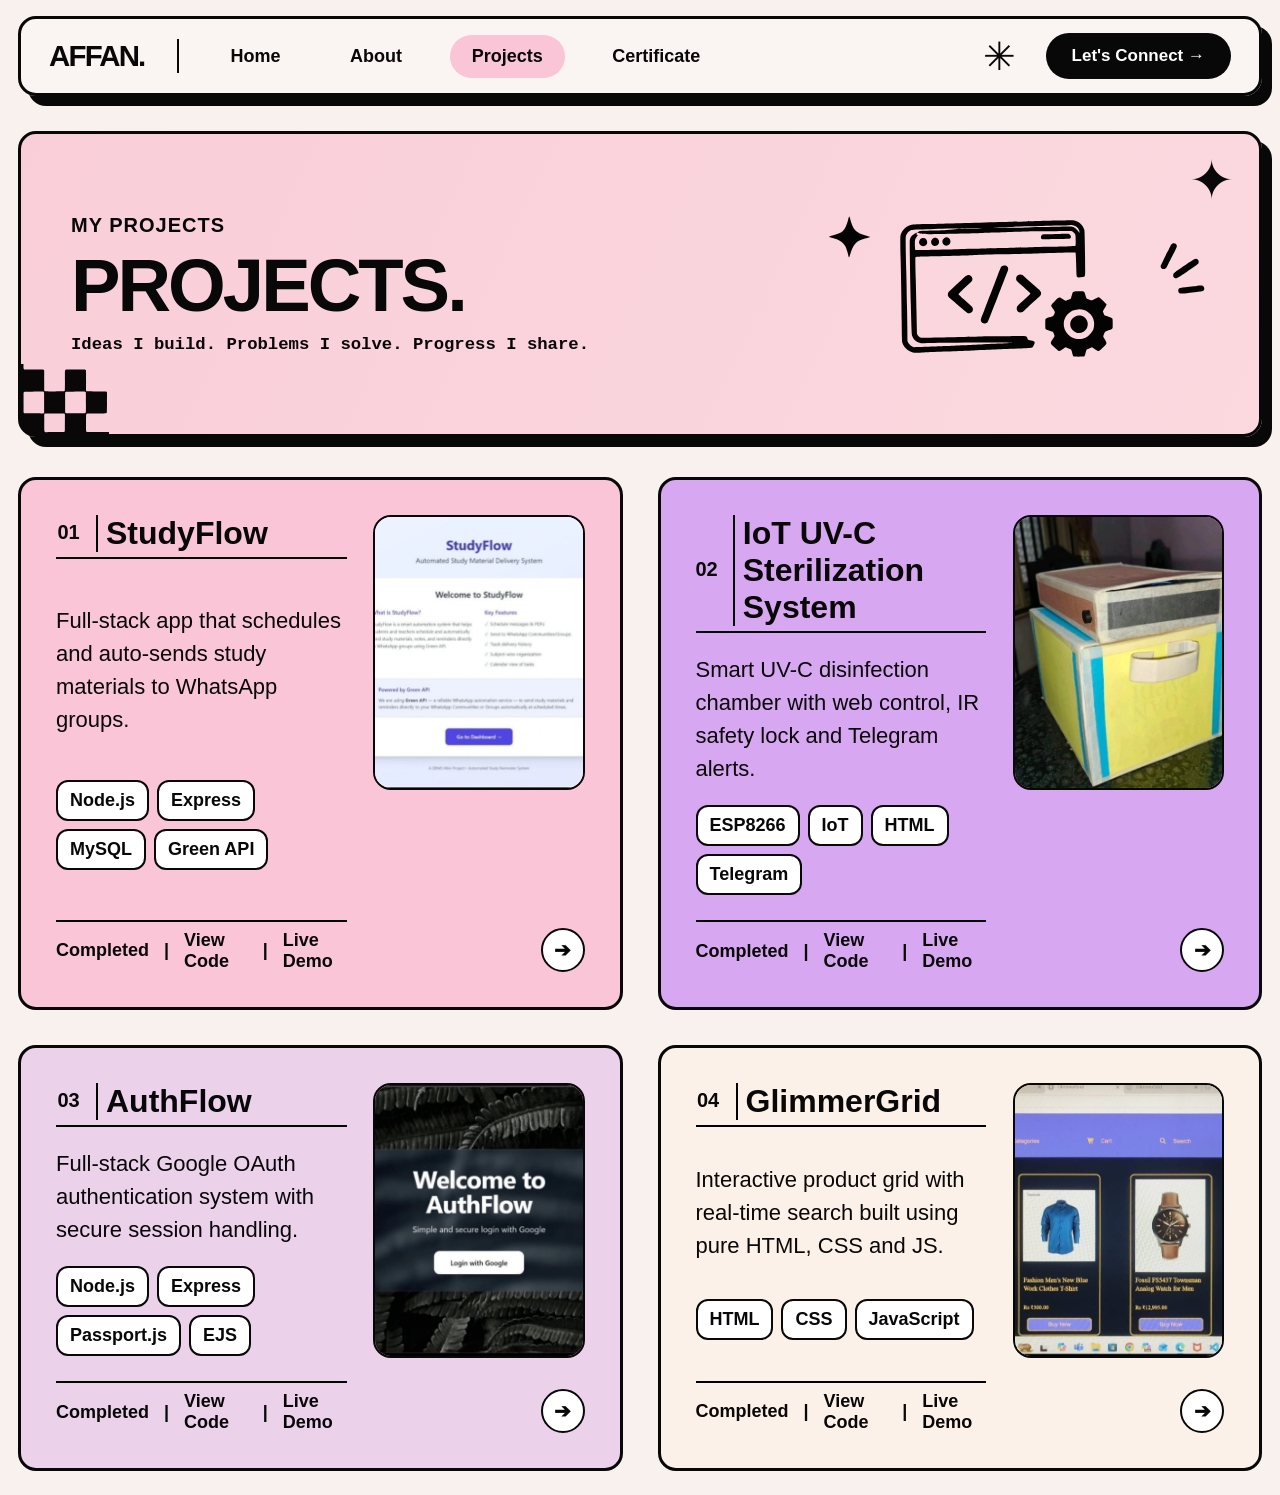
<file: pages/projection.mobile.html>
<!DOCTYPE html>
<html lang="en">
<head>
    <meta charset="UTF-8">
    <meta name="viewport" content="width=device-width, initial-scale=1.0">
    <title>Affan - Projects</title>
    <style>
        /* Complete full-bleed layout reset */
        :root {
            --paper: #f8f1ed;
            --ink: #080808;
            --pink: #fac5d6;
            --pink-light: #fbd5df;
            --purple: #d8a7f1;
            --purple-light: #e0baf5;
            --line: 3px solid var(--ink);
            --radius: 18px;
            --gap: 10px;
        }

        * {
            margin: 0;
            padding: 0;
            box-sizing: border-box;
            font-family: "DM Sans", Arial, sans-serif;
        }

        body {
            background-color: var(--paper); /* Match Home Canvas Base */
            color: var(--ink);
            padding: 16px 18px 24px;
        }

        .container {
            width: 100%;
            max-width: 100%; 
            margin: 0;
        }

        /* Nav Bar Architecture matching index.html properties exactly */
        .navbar {
            min-height: 80px;
            display: flex;
            align-items: center;
            gap: 30px;
            box-shadow: 10px 10px 0 var(--ink);
            padding: 12px 28px;
            border: var(--line);
            border-radius: var(--radius);
            background: rgba(255,255,255,.25);
            margin-bottom: 35px;
            width: 100%;
        }

        .logo {
            font-size: clamp(25px, 2.3vw, 36px);
            font-weight: 900;
            letter-spacing: -1.8px;
            padding-right: 32px;
            border-right: 2px solid var(--ink);
            white-space: nowrap;
        }

        .nav-links {
            display: flex;
            align-items: center;
            gap: clamp(12px, 2vw, 34px);
            flex: 1;
        }

        .nav-links a {
            padding: 11px 22px;
            border-radius: 30px;
            font-size: 18px;
            font-weight: 700;
            white-space: nowrap;
            transition: background .2s, transform .2s;
            text-decoration: none;
            color: inherit;
        }

        .nav-links a:hover { 
            background: var(--pink); 
            transform: translateY(-2px); 
        }

        .nav-links .active { 
            background: var(--pink); 
        }

        .sunburst { 
            font-size: 39px; 
            line-height: 1; 
        }

        .connect {
            padding: 13px 26px;
            color: white;
            background: var(--ink);
            border-radius: 30px;
            font-weight: 700;
            font-size: 17px;
            white-space: nowrap;
            transition: transform .2s;
            border: none;
            cursor: pointer;
        }

        .connect:hover { 
            transform: translateY(-2px); 
        }
        .hero-banner {
            width: 100%;
            min-height: 280px;
            background: linear-gradient(115deg, #f9ced9, #fbd9df); 
            border: var(--line);
            border-radius: var(--radius);
            padding: 50px;
            display: flex;
            box-shadow: 10px 10px 0 var(--ink);
            justify-content: space-between;
            align-items: center;
            margin-bottom: 40px;
            position: relative;
        }

        .hero-banner::after {
            content: "✦";
            position: absolute;
            right: 25px;
            top: 15px;
            font-size: 54px;
        }

        .hero-content {
            flex: 1;
            position: relative;
            z-index: 2;
        }

        .sub-title {
            font-weight: 800;
            font-size: 20px;
            letter-spacing: 1px;
        }

        .main-title {
            font-size: clamp(48px, 5.8vw, 88px);
            font-weight: 900;
            line-height: .91;
            letter-spacing: -3px;
            margin: 15px 0;
        }

        .tagline {
            font-family: "Space Mono", monospace;
            font-size: clamp(13px, 1.35vw, 19px);
            font-weight: 700;
        }

        .hero-manual-image-slot {
            width: 400px;
            height: 200px;
            border-radius: var(--radius);
            overflow: hidden;
            display: flex;
            align-items: center;
            justify-content: center;
            z-index: 2;
        }

        .hero-manual-image-slot img {
            width: 100%;
            height: 100%;
            object-fit: contain;
        }

        .projects-grid {
            width: 100%;
            display: grid;
            grid-template-columns: repeat(2, 1fr);
            gap: 35px;
        }

        /* Base Project Card Properties */
        .project-card {
            border: var(--line);
            border-radius: var(--radius);
            padding: 35px;
            display: flex;
            justify-content: space-between;
            gap: 20px;
            min-height: 320px;
            position: relative;
            background: rgba(255,255,255,.18);
            transition: transform .2s, box-shadow .2s; /* Seamless physics transition */
        }

        /* Match Exact Home Page Bento Hover Behavior */
        .project-card:hover { 
            transform: translateY(-3px) !important; 
            box-shadow: 5px 5px 0 var(--ink) !important; 
        }

        .card-left {
            width: 55%;
            display: flex;
            flex-direction: column;
            justify-content: space-between;
            position: relative;
            z-index: 2;
        }

        .card-header-row {
            padding-bottom: 5px;
            border-bottom: 2px solid black;
            display: flex;
            align-items: center;
            gap: 15px;
            margin-bottom: 20px;
        }

        .proj-id {
            font-size: 20px;
            text-align: center;
           
            font-weight: 900;
            
            
            
            width: 25px;
            height: 25px;
            
        }

        .proj-title {
            font-size: 32px;
            font-weight: 900;
            padding-left: 8px;
            border-left: 2px solid black;
            
        }

        .proj-desc {
            font-size: 22px;
            font-weight: 500;
            line-height: 1.5;
            color: var(--ink);
            margin-bottom: 20px;
        }

        .tech-tags {
            display: flex;
            flex-wrap: wrap;
            gap: 8px;
            margin-bottom: 25px;
        }

        .tag {
            font-size: 18px;
            width: auto;
            height: auto;
            font-weight: bold;
            border: 2px solid var(--ink);
            padding: 8px 12px;
            border-radius: 12px;
            background: #ffffff;
        }

        .card-footer {
            display: flex;
            padding-top: 8px;
            border-top: 2px solid black;
            align-items: center;
            gap: 15px;
            font-size: 18px;
            font-weight: bold;
        }

        .footer-link {
            text-decoration: none;
            color: inherit;
        }

        .card-right {
            width: 40%;
            display: flex;
            flex-direction: column;
            justify-content: space-between;
            align-items: flex-end;
            position: relative;
            z-index: 2;
        }

        .image-placeholder-box {
            width: 100%;
            height: 275px;
            background-color: #ffffff;
            border: 2px solid var(--ink);
            border-radius: var(--radius);
            overflow: hidden;
        }

        .image-placeholder-box img {
            width: 100%;
            height: 100%;
            object-fit: cover;
        }

        .action-arrow-btn {
            width: 44px;
            height: 44px;
            margin-top: 10px;
            background: #ffffff;
            border: 2px solid var(--ink);
            border-radius: 50%;
            display: flex;
            align-items: center;
            justify-content: center;
            font-size: 20px;
            font-weight: bold;
            cursor: pointer;
        }
         .hero-decoration {
            position: absolute;
            left: 0px;
            bottom: 0px;
            right: 0px;
           
            height: 70px;
        }
        @media (max-width: 1024px) {
            .projects-grid { grid-template-columns: 1fr; }
            .hero-banner { flex-direction: column; text-align: center; gap: 30px; }
            .hero-manual-image-slot { width: 100%; }
            .navbar { flex-wrap: wrap; min-height: auto; }
            .logo { border-right: 0; padding-right: 8px; }
        }
    
/* Mobile layout overrides */
@media (max-width: 700px) {
  html, body { width: 100%; overflow-x: hidden; }
  body { padding: 10px 12px 22px; }
  .container { width: 100%; max-width: 100%; }
  .navbar {
    min-height: 0; flex-wrap: wrap; gap: 10px;
    padding: 12px 14px; margin-bottom: 24px;
    box-shadow: 4px 4px 0 var(--ink);
  }
  .logo { font-size: 27px; border: 0; padding: 0; margin-right: auto; }
  .sunburst { font-size: 27px; }
  .connect { padding: 10px 13px; font-size: 12px; }
  .nav-links {
    order: 4; flex: 0 0 100%; width: 100%;
    display: flex; flex-wrap: nowrap; gap: 5px;
    overflow-x: auto; padding: 8px 0 2px; scrollbar-width: none;
  }
  .nav-links::-webkit-scrollbar { display: none; }
  .nav-links a { flex: 0 0 auto; font-size: 13px; padding: 8px 11px; }
  .hero-banner {
    min-height: 0; padding: 28px 18px 24px;
    flex-direction: column; text-align: center; gap: 18px;
    margin-bottom: 26px; box-shadow: 4px 4px 0 var(--ink);
  }
  .hero-content { width: 100%; }
  .sub-title { font-size: 14px; }
  .main-title { font-size: clamp(36px, 10vw, 54px); letter-spacing: -2px; line-height: .98; margin: 12px 0; overflow-wrap: anywhere; }
  .tagline { font-size: 11px; line-height: 1.6; overflow-wrap: anywhere; }
  .hero-manual-image-slot { width: 100%; max-width: 250px; height: 135px; margin: 0 auto; }
  .hero-decoration { display: none; }
  .projects-grid { grid-template-columns: minmax(0, 1fr); gap: 16px; }
  .project-card {
    min-height: 0; padding: 16px; gap: 14px;
    flex-direction: column; border-radius: 16px;
  }
  .card-left, .card-right { width: 100%; }
  /* Flatten the two desktop columns so the project image sits directly
     after its title on phones, like the certificate cards. */
  .card-left, .card-right { display: contents; }
  .card-header-row { order: 1; gap: 10px; margin-bottom: 0; }
  .image-placeholder-box { order: 2; }
  .proj-desc { order: 3; }
  .tech-tags { order: 4; }
  .card-footer { order: 5; }
  .action-arrow-btn { order: 6; }
  .card-left { gap: 14px; }
  .proj-id { font-size: 15px; width: 22px; height: 22px; flex: 0 0 22px; }
  .proj-title { font-size: clamp(20px, 6vw, 27px); line-height: 1.15; overflow-wrap: anywhere; }
  .proj-desc { font-size: 15px; line-height: 1.5; margin-bottom: 14px; }
  .tech-tags { gap: 7px; margin-bottom: 15px; }
  .tag { font-size: 12px; padding: 6px 9px; border-width: 1.5px; }
  .card-footer { flex-wrap: wrap; gap: 8px; font-size: 12px; padding-top: 10px; }
  .card-right { align-items: stretch; gap: 10px; }
  .image-placeholder-box { width: 100%; height: 190px; }
  .image-placeholder-box img { object-fit: contain; }
  .action-arrow-btn { align-self: flex-end; width: 38px; height: 38px; margin-top: 0; }
}
@media (max-width: 380px) {
  body { padding: 8px; }
  .navbar { padding: 10px; }
  .connect { font-size: 11px; padding: 9px 10px; }
  .project-card { padding: 12px; }
  .card-footer { font-size: 11px; }
}

    </style>
</head>
<body>
    <div class="container">
        <header class="navbar">
            <div class="logo">AFFAN.</div>
            <nav class="nav-links">
                <a href="../index.html">Home</a>
                <a href="profile.html">About</a>
                <a href="projection.mobile.html" class="active">Projects</a>
                <!-- <a href="#">Achievements</a> -->
                <a href="certificates.mobile.html">Certificate</a>
            </nav>
            <span class="sunburst">✳</span>
            <button class="connect">Let's Connect →</button>
        </header>
        <main>
            <section class="hero-banner">
                <div class="hero-content">
                    <span class="sub-title">MY PROJECTS</span>
                    <h1 class="main-title">PROJECTS.</h1>
                    <p class="tagline">Ideas I build. Problems I solve. Progress I share.</p>
                </div>
                <div class="hero-manual-image-slot">
                    <img src="../images/hero-project.svg" alt="" onerror="this.style.display='none'">
                </div>
                 <div class="decoration-slot hero-decoration" id="hero-decoration-slot">
                    <img
        class="hero-decoration"
        src="../images/hero-decoration.svg"
        
        aria-hidden="true"
    >
                </div>
            </section>

            <section class="projects-grid" id="projects-container"></section>
        </main>
    </div>

    <script>
        // Synchronized home component base styles 
        const colorPalette = ["#fac5d6", "#d8a7f1", "#ebd2ea", "#fcf1e8"];

        const projectsData = [
            {
               id: "01",
                title: "StudyFlow",
                description: "Full-stack app that schedules and auto-sends study materials to WhatsApp groups.",
                tags: ["Node.js", "Express", "MySQL", "Green API"],
                statusValue: "Completed",
                viewCodeUrl: "https://github.com/mohd-Affan16/StudyFlow",
                liveDemoUrl: "#",
                imageSrc: "../images/StudyFlow.jpeg"
            },
            {
               id: "02",
                title: "IoT UV-C Sterilization System",
                description: "Smart UV-C disinfection chamber with web control, IR safety lock and Telegram alerts.",
                tags: ["ESP8266", "IoT", "HTML", "Telegram"],
                statusValue: "Completed",
                viewCodeUrl: "#",
                liveDemoUrl: "#",
                imageSrc: "../images/UV.jpeg"
            },
            {
               id: "03",
                title: "AuthFlow",
                description: "Full-stack Google OAuth authentication system with secure session handling.",
                tags: ["Node.js", "Express", "Passport.js", "EJS"],
                statusValue: "Completed",
                viewCodeUrl: "https://github.com/mohd-Affan16/AuthFlow",
                liveDemoUrl: "https://authflow-v2jy.onrender.com",
                imageSrc: "../images/AuthFlow.jpeg"
            },
            {
              id: "04",
                title: "GlimmerGrid",
                description: "Interactive product grid with real-time search built using pure HTML, CSS and JS.",
                tags: ["HTML", "CSS", "JavaScript"],
                statusValue: "Completed",
                viewCodeUrl: "https://github.com/mohd-Affan16/GlimmerGrid",
                liveDemoUrl: "https://mohd-affan16.github.io/GlimmerGrid/",
                imageSrc: "../images/GG.jpeg"
            }
        ];

        function renderProjects() {
            const container = document.getElementById("projects-container");
            container.innerHTML = ""; 

            projectsData.forEach((project, i) => {
                const tagsHtml = project.tags.map(tag => `<span class="tag">${tag}</span>`).join("");
                const imageElement = project.imageSrc && !project.imageSrc.includes("YOUR_") 
                    ? `<img src="${project.imageSrc}" alt="${project.title}">` 
                    : "";

                const assignedBgColor = colorPalette[i % colorPalette.length];

                const cardHtml = `
                    <div class="project-card" style="background-color: ${assignedBgColor};">
                        <div class="card-left">
                            <div class="card-header-row">
                                <span class="proj-id">${project.id}</span>
                                <h3 class="proj-title">${project.title}</h3>
                            </div>
                            <p class="proj-desc">${project.description}</p>
                            <div class="tech-tags">${tagsHtml}</div>
                            <div class="card-footer">
                                <span> ${project.statusValue}</span>
                                <span>|</span>
                                <a href="${project.viewCodeUrl}" class="footer-link"> View Code</a>
                                <span>|</span>
                                <a href="${project.liveDemoUrl}" class="footer-link"> Live Demo</a>
                            </div>
                        </div>
                        <div class="card-right">
                            <div class="image-placeholder-box">${imageElement}</div>
                            <div class="action-arrow-btn">➔</div>
                        </div>
                    </div>
                `;
                container.innerHTML += cardHtml;
            });
        }

        window.addEventListener("DOMContentLoaded", renderProjects);
    </script>
</body>
</html>
</file>
<file: css/style.mobile.css>
:root {
      --paper: #f8f1ed;
      --ink: #080808;
      --pink: #fac5d6;
      --pink-light: #fbd5df;
      --purple: #d8a7f1;
      --purple-light: #e0baf5;
      --line: 3px solid var(--ink);
      --radius: 18px;
      --gap: 10px;
    }
    * { box-sizing: border-box; }
    html { scroll-behavior: smooth; }
    body {
      margin: 0;
      padding: 16px 18px 24px;
      color: var(--ink);
      background: var(--paper);
      font-family: "DM Sans", Arial, sans-serif;
    }
    a { color: inherit; text-decoration: none; }
    .navbar {
      min-height: 80px;
      display: flex;
      align-items: center;
      box-shadow: 5px 5px 0 var(--ink);
      gap: 30px;
      padding: 12px 28px;
      border: var(--line);
      border-radius: var(--radius);
      background: rgba(255,255,255,.25);
    }
    .logo {
      font-size: clamp(25px, 2.3vw, 36px);
      font-weight: 900;
      letter-spacing: -1.8px;
      padding-right: 32px;
      border-right: 2px solid var(--ink);
      white-space: nowrap;
    }
    .nav-links {
      display: flex;
      align-items: center;
      gap: clamp(12px, 2vw, 34px);
      flex: 1;
    }
    .nav-links a {
      padding: 11px 22px;
      border-radius: 30px;
      font-size: 18px;
      font-weight: 700;
      white-space: nowrap;
      transition: background .2s, transform .2s;
    }
    .nav-links a:hover { background: var(--pink); transform: translateY(-2px); }
    .nav-links .active { background: var(--pink); }
    .sunburst { font-size: 39px; line-height: 1; }
    .connect {
      padding: 13px 26px;
      color: white;
      background: var(--ink);
      border-radius: 30px;
      font-weight: 700;
      font-size: 17px;
      white-space: nowrap;
      transition: transform .2s;
    }
    .connect:hover { transform: translateY(-2px); }
    .dashboard {
      display: grid;
      grid-template-columns: repeat(6, minmax(0, 1fr));
      grid-auto-rows: minmax(180px, auto);
      gap: var(--gap);
      margin-top: 11px;
    }
    .card {
      position: relative;
      overflow: hidden;
      border: var(--line);
      border-radius: var(--radius);
      background: rgba(255,255,255,.18);
      min-width: 0;
    }
    .hero {
      grid-column: span 4;
      min-height: 340px;
      width: 100%;
      padding: 24px 38px;
      box-shadow: 5px 5px 0 var(--ink);
      display: flex;
      align-items: center;
      background: linear-gradient(115deg, #f9ced9, #fbd9df);
    }
    .hero::after {
      content: "✦";
      position: absolute;
      right: 10px;
      top: 7px;
      font-size: 54px;
    }
    .hero-copy { position: relative; z-index: 1; }
    .eyebrow {
      display: flex;
      align-items: center;
      gap: 22px;
      margin: 0 0 8px;
      font-size: 23px;
      font-weight: 800;
    }
    .eyebrow::after {
      content: "";
      width: min(34vw, 330px);
      height: 2px;
      background: var(--ink);
    }
    h1 {
      margin: 0;
      font-size: clamp(48px, 5.8vw, 88px);
      line-height: .91;
      letter-spacing: -5px;
      font-weight: 900;
    }
    .tagline {
      margin: 10px 0 24px;
      font-family: "Space Mono", monospace;
      font-size: clamp(13px, 1.35vw, 19px);
      font-weight: 700;
      white-space: nowrap;
    }
    .outline-button {
      display: inline-flex;
      margin-left: 100px;
      align-items: center;
      gap: 13px;
      padding: 10px 30px;
      border: 2px solid var(--ink);
      border-radius: 30px;
      font-size: 17px;
      font-weight: 800;
      background: rgba(255,255,255,.18);
      transition: background .2s;
    }
    .outline-button:hover { background: white; }
   
/* HERO SECTION */
.hero {
    position: relative;
    overflow: hidden;
}

/* HERO DECORATIVE NUMBER */
.hero-number {
    position: absolute;

    right: 7%;
    top: 50%;
    transform: translateY(-50%);

    width: clamp(150px, 24%, 250px);
    height: auto;

    display: flex;
    align-items: center;
    justify-content: center;

    z-index: 1;
    pointer-events: none;
}

.hero-number img {
    display: block;
    width: 100%;
    height: auto;
    object-fit: contain;
}

/* HERO TEXT */
.hero-copy {
    position: relative;
    z-index: 2;
}

/* SMALLER SCREENS */

    .profile-photo img {
      position: absolute;
      bottom: -2px;
      left: 0;
      width: 100%;
      height: 96%;
      object-fit: contain;
      object-position: center bottom;
      z-index: 1;
    }
    .photo-placeholder {
      width: 75%;
      height: 78%;
      display: grid;
      place-items: center;
      color: rgba(0,0,0,.7);
      font-size: 18px;
      font-weight: 800;
      text-align: center;
      border: 2px dashed rgba(0,0,0,.5);
      border-radius: 48% 48% 0 0;
      margin-bottom: 0;
    }
    .location-pill {
      position: absolute;
      z-index: 2;
      right: 14px;
      bottom: 70px;
      padding: 10px 14px;
      border-radius: 40px;
      background: #fff8f4;
      font-size: 13px;
      font-weight: 800;
      box-shadow: 0 2px 0 rgba(0,0,0,.12);
    }
    .location-pill::before { content: "●"; margin-right: 8px; }
    .feature-card {
      grid-column: span 2;
      min-height: 184px;
      display: flex;
      align-items: center;
      gap: 17px;
      padding: 20px 24px;
      background: #fbf1ec;
      transition: transform .2s, box-shadow .2s;
    }
    .feature-card:hover { transform: translateY(-3px); box-shadow: 5px 5px 0 var(--ink); }
    .feature-card.purple { background: linear-gradient(120deg, #d5a4ef, #e0b8f3); }
    /* .number {
      flex: 0 0 118px;
      height: 94px;
      padding-right: 14px;
      border-right: 2px solid var(--ink);
      display: flex;
      align-items: center;
    }
    .number svg { width: 100%; height: 100%; overflow: visible; }
    .number text {
      fill: none;
      stroke: var(--ink);
      stroke-width: 2.2;
      font-family: "Space Mono", monospace;
      font-size: 55px;
      font-weight: 700;
      paint-order: stroke;
    } */
    .feature-copy { position: relative; z-index: 1; max-width: 190px; }
    .feature-copy h2 { margin: 0 0 4px; font-size: 23px; letter-spacing: -.7px; }
    .feature-copy p { margin: 0; font-size: 15px; line-height: 1.45; }
    .feature-icon {
      position: absolute;
      width: 112px;
      height: 112px;
      right: 12px;
      top: 50%;
      transform: translateY(-50%);
      color: var(--ink);
      z-index: 0;
    }
    
    .feature-card .arrow {
      position: absolute;
      bottom: 11px;
      left: 35px;
      width: 34px;
      height: 34px;
      display: grid;
      place-items: center;
      border: 2px solid var(--ink);
      border-radius: 50%;
      font-size: 23px;
      line-height: 1;
      background: rgba(255,255,255,.15);
    }
    .feature-card .arrow:hover { background: white; }
    .bottom-motto {
      grid-column: span 2;
      min-height: 138px;
      display: flex;
      align-items: center;
      justify-content: space-evenly;
      background: linear-gradient(120deg, #f9d0db, #fbebe7);
      padding: 12px;
    }
    .globe { width: 48%; max-height: 110px; }
    .motto-text {
      border-left: 3px solid var(--ink);
      padding-left: 24px;
      font-size: 22px;
      line-height: 1.35;
      font-weight: 900;
    }
    .exploring {
      grid-column: span 2;
      min-height: 138px;
      padding: 20px 25px;
      color: white;
      background: #080808;
    }
    .exploring h2 {
      display: flex;
      align-items: center;
      gap: 18px;
      margin: 0 0 20px;
      font-size: 18px;
      white-space: nowrap;
    }
    .exploring h2::after { content: ""; height: 2px; background: white; flex: 1; opacity: .8; }
    .tags { display: flex; flex-wrap: wrap; gap: 9px; }
    .tags span {
      border: 1.5px solid white;
      border-radius: 30px;
      padding: 7px 14px;
      font-size: 14px;
      white-space: nowrap;
    }
    .available {
      grid-column: span 2;
      min-height: 138px;
      padding: 24px 30px;
      background: #fbf1ec;
      display: flex;
      flex-direction: column;
      justify-content: center;
    }
    .available h2 { margin: 0 0 10px; font-size: 17px; }
    .available h2::before { content: ""; display: inline-block; width: 15px; height: 15px; margin-right: 14px; border-radius: 50%; background: #269b35; }
    .available p { margin: 0; font-size: 16px; }
    .available .round-arrow {
      position: absolute;
      right: 26px;
      top: 50%;
      transform: translateY(-50%);
      width: 44px;
      height: 44px;
      border-radius: 50%;
      background: var(--ink);
      color: white;
      display: grid;
      place-items: center;
      font-size: 25px;
    }
    .checker {
      grid-column: span 0.25;
      min-height: 138px;
      background:
        conic-gradient(var(--ink) 25%, transparent 0 50%, var(--ink) 0 75%, transparent 0)
        0 0 / 38px 38px;
    }


/* =====================================
   FEATURE ICON BUBBLES
===================================== */

.feature-card {
    position: relative;
}

/* Bubble */
.feature-dev {
    position: absolute;

    width: 116px;
    height: 116px;

    right: 18px;
    top: 50%;
    transform: translateY(-50%);

    display: grid;
    place-items: center;

    border-radius: 50%;
    background: #f8bfd4;

    z-index: 0;
    pointer-events: none;
}

/* Small decorative bubble tail */


/* Actual SVG image */
.feature-dev .feature-icon {
    position: relative;

    width: 76%;
    height: 76%;

    top: auto;
    right: auto;
    bottom: auto;
    left: auto;

    transform: none;

    display: block;
    object-fit: contain;
    object-position: center;

    opacity: 1;
    z-index: 1;
}

/* Purple card bubble */
.feature-card.purple .feature-dev {
    background: #e4c1f5;
}

/* Numbers and text stay above bubble */
.feature-card ,
.feature-card .feature-copy {
    position: relative;
    z-index: 2;
}

/* Arrow stays at bottom-left */
.feature-card .arrow {
    position: absolute;
    z-index: 3;
}
.LinkedIn-icon{
  width: 95px;
  height: 55px;
}
.github-icon{
  width: 60px;
  height: 70px;
}
/* =====================================
   ORGANIC FEATURE ICON BUBBLES
===================================== */

.feature-dev {
    position: absolute;
    width: 116px;
    height: 116px;
    display: flex;
    flex-direction: column;
    right: 18px;
    top: 50%;
    transform: translateY(-50%);
    text-align: center;
    display: grid;
    place-items: center;

    background: transparent;
    border-radius: 50%;

    z-index: 1;
    pointer-events: none;
}

/* Main organic bubble */
.feature-dev::before {
    content: "";
    position: absolute;

    width: 94px;
    height: 94px;

    border-radius: 48% 52% 58% 42% / 52% 43% 57% 48%;

    background: #f8bfd4;

    left: 50%;
    top: 50%;
    transform: translate(-50%, -50%);

    z-index: 0;
}

/* Smaller overlapping bubble */
.feature-dev::after {
    content: "";
    position: absolute;

    width: 43px;
    height: 43px;

    border-radius: 50%;

    background: rgba(248, 191, 212, 0.65);

    right: 4px;
    bottom: 5px;

    z-index: 0;
}

/* Icon perfectly centred */
.feature-dev .feature-icon {
    position: relative;

    width: 76%;
    height: 76%;

    top: auto;
    right: auto;
    bottom: auto;
    left: auto;

    transform: none;

    object-fit: contain;
    object-position: center;

    display: block;
    z-index: 2;
}

/* Purple cards */
.feature-card.purple .feature-dev::before {
    background: #e5c4f5;
}

.feature-card.purple .feature-dev::after {
    background: rgba(194, 130, 226, 0.25);
}

/* =====================================
   DIFFERENT BUBBLE SHAPES
===================================== */

/* Profile */
.feature-card:nth-of-type(1) .feature-dev::before {
    width: 100px;
    height: 92px;
    border-radius: 60% 40% 48% 52%;
}

/* Projection */
.feature-card:nth-of-type(2) .feature-dev::before {
    width: 88px;
    height: 100px;
    border-radius: 43% 57% 55% 45%;
}

/* Resume */
.feature-card:nth-of-type(3) .feature-dev::before {
    width: 102px;
    height: 102px;
    border-radius: 50% 50% 42% 58%;
}

/* Achievement */
.feature-card:nth-of-type(4) .feature-dev::before {
    width: 96px;
    height: 96px;
    border-radius: 42% 58% 60% 40%;
}

/* Certification */
.feature-card:nth-of-type(5) .feature-dev::before {
    width: 104px;
    height: 88px;
    border-radius: 55% 45% 42% 58%;
}

/* =====================================
   MOBILE
===================================== */

@media (max-width: 760px) {
    .feature-dev {
        width: 76px;
        height: 76px;
        right: 8px;
        top: auto;
        bottom: 10px;
        transform: none;
    }

    .feature-dev .feature-icon {
        width: 76%;
        height: 76%;
    }

    .feature-dev::before {
        width: 68px;
        height: 68px;
    }

    .feature-dev::after {
        width: 28px;
        height: 28px;
    }
}

/* =================================
   HERO IMAGE POSITIONING
================================= */

.hero {
    position: relative;
    overflow: hidden;
}

/* Main decorative number */
.hero-number {
    position: absolute;

    width: 250px;
    height: 250px;

    right: 7%;
    top: 50%;
    transform: translateY(-50%);

    display: flex;
    align-items: center;
    justify-content: center;

    z-index: 1;
    pointer-events: none;
}

.hero-number img {
    width: 100%;
    height: 100%;
    object-fit: contain;
    display: block;
}

/* Bottom-left checkerboard decoration */
.hero-decoration {
    position: absolute;

    width: 95px !important;
    height: 70px !important;

    left: 0;
    bottom: 0;

    object-fit: contain;
    object-position: left bottom;

    z-index: 1;
    pointer-events: none;
}

/* Hero text stays above decorations */
.hero-copy {
    position: relative;
    z-index: 2;
}

/* Smaller screens */
@media (max-width: 760px) {

    .hero-number {
        width: 125px;
        height: 125px;
        right: 4%;
        top: 50%;
    }

    .hero-decoration {
        width: 65px !important;
        height: 48px !important;
    }
}

/* =====================================
   DESKTOP BENTO GRID
===================================== */

@media (min-width: 1101px) {

    .dashboard {
        grid-template-columns: repeat(12, minmax(0, 1fr));
    }

    /* Hero row */
    .hero {
        grid-column: span 8;
    }

    .profile-photo {
        grid-column: span 4;
    }

    /* Feature cards: three per row */
    .feature-card {
        grid-column: span 4;
    }

    /* Final row: four separate cards */
    .bottom-motto {
        grid-column: span 3;
    }

    .exploring {
        grid-column: span 5;
    }

    .available {
        grid-column: span 3;
    }

    .checker {
        grid-column: span 1;
        min-width: 0;
    }
}

/* =====================================
   TABLET AND MOBILE GRID
===================================== */

@media (max-width: 1100px) {

    .dashboard {
        grid-template-columns: repeat(2, minmax(0, 1fr));
    }

    .hero,
    .profile-photo {
        grid-column: span 2;
    }

    .feature-card {
        grid-column: span 1;
    }

    .bottom-motto,
    .exploring,
    .available {
        grid-column: span 2;
    }

    .checker {
        display: none;
    }
}

/* Mobile */
@media (max-width: 760px) {
    .feature-dev {
        width: 76px;
        height: 76px;

        right: 8px;
        top: auto;
        bottom: 10px;
        transform: none;
    }

    .feature-dev .feature-icon {
        width: 76%;
        height: 76%;
    }
}


    @media (max-width: 1100px) {
      body { padding: 12px; }
      .navbar { gap: 15px; padding: 12px 18px; }
      .nav-links { gap: 4px; }
      .nav-links a { padding: 10px 13px; font-size: 15px; }
      .connect { padding: 12px 17px; font-size: 14px; }
      .hero { grid-column: span 4; }
      .profile-photo { grid-column: span 2; }
      .number { flex-basis: 88px; }
      .feature-card { padding: 16px; gap: 12px; }
      .feature-icon { width: 85px; height: 85px; opacity: .8; }
      .feature-copy h2 { font-size: 20px; }
      .feature-copy p { font-size: 13px; }
    }
    @media (max-width: 760px) {
      body { padding: 10px; }
      .navbar { flex-wrap: wrap; min-height: auto; }
      .logo { border-right: 0; padding-right: 8px; }
      .sunburst { margin-left: auto; }
      .connect { font-size: 13px; }
      .nav-links { order: 3; flex-basis: 100%; overflow-x: auto; padding-top: 6px; }
      .nav-links a { font-size: 13px; }
      .dashboard { grid-template-columns: repeat(2, minmax(0,1fr)); grid-auto-rows: auto; }
      .hero { grid-column: span 2; min-height: 300px; padding: 24px; }
      
      h1 { font-size: clamp(45px, 10vw, 70px); letter-spacing: -3px; }
      .tagline { white-space: normal; max-width: 75%; }
      .eyebrow { font-size: 18px; }
      .profile-photo { grid-column: span 2; min-height: 300px; }
      .feature-card { grid-column: span 1; min-height: 180px; padding: 14px; gap: 9px; }
      .number { flex-basis: 64px; height: 72px; padding-right: 8px; }
      .number text { font-size: 58px; }
      .feature-copy { padding-right: 0 !important; }
      .feature-copy h2 { font-size: 17px; }
      .feature-copy p { font-size: 12px; }
      .feature-icon { width: 62px; height: 62px; right: 4px; top: auto; bottom: 6px; transform: none; opacity: .28; }
      .feature-card .arrow { left: 14px; bottom: 10px; width: 29px; height: 29px; font-size: 20px; }
      .bottom-motto, .exploring, .available { grid-column: span 2; min-height: 130px; }
      .checker { display: none; }
    }
    @media (max-width: 760px) {
    .hero-number {
        width: clamp(100px, 27%, 160px);
        right: 4%;
        top: 50%;
        transform: translateY(-50%);
    }
}

    @media (max-width: 390px) {
      .feature-card { min-height: 165px; flex-wrap: wrap; align-content: center; }
      .number { flex-basis: 58px; }
      .feature-copy { max-width: calc(100% - 70px); }
      .feature-copy p { font-size: 11px; }
      .hero { min-height: 280px; }
      .outline-button { font-size: 14px; padding: 9px 16px; }
    }
@media (max-width: 760px) {
    .feature-dev {
        width: 76px;
        height: 76px;
        right: 8px;
        top: auto;
        bottom: 10px;
        transform: none;
    }

    .feature-dev .feature-icon {
        width: 68%;
        height: 68%;
        opacity: 1;
    }
}

/* ==========================================================================
   CONTENT UPSCALE TO MATCH THE DESIGN MOCKUP PROPORTIONS
   ========================================================================== */

/* 1. Scale up the Card Numbers (01, 02, 03, etc.) */
.feature-card .number text {
  font-size: 78px !important;  /* Make the numbers noticeably thicker and taller */
  stroke-width: 2.8px !important; /* Make the clean outline slightly bolder */
}
.number{
    width: 200px;
    height: 100px;
    padding-right: 14px;
    border-right: 2px solid black;
}

/* 2. Scale up the Main Card Headings */
.feature-card .feature-copy h2 {
  font-size: 31px !important;    /* Enlarged from 22px to fill horizontal room */
  font-weight: 900 !important;   /* Extra thick font weight to match neo-brutalism look */
  margin-bottom: 8px !important; /* Slightly more space before the paragraph text */
}

/* 3. Scale up the Paragraph Subtexts */
.feature-card .feature-copy p {
  font-size: 19px !important;    /* Enlarged from 13px/14px for high legibility */
  line-height: 1.5 !important;   /* More breathing room between multiline wraps */
  font-weight: 500 !important;   /* Makes text read slightly cleaner against backgrounds */
}

/* 4. Enlarge the clickable Circle Arrow Buttons at the bottom left */
.feature-card .arrow {
  width: 38px !important;        /* Scaled up from 29px/34px */
  height: 38px !important;
  font-size: 24px !important;    /* Makes the internal arrow symbol larger */
  bottom: 16px !important;       /* Clean vertical padding positioning */
  left: 28px !important;
}
/* ==========================================================================
   ULTRA-SCALE ORGANIC LOOK & SUPER-SIZED ICONS
   ========================================================================== */

/* 5. Clear all background structures on the native container and upsize it */
.feature-card .feature-dev {
  position: absolute !important;
  right: 24px !important;
  top: 50% !important;
  transform: translateY(-50%) !important;
  width: 150px !important;        /* Increased wrapper size to support huge layouts */
  height: 150px !important;
  display: flex !important;
  align-items: center !important;
  justify-content: center !important;
  background: transparent !important; /* Strips any residual circular layers */
  border-radius: 0 !important;
  z-index: 1 !important;
}

/* 6. Enormous Hand-Drawn Blob background matching the massive icons */
.feature-card .feature-dev::before {
  content: "" !important;
  position: absolute !important;
  width: 125px !important;       /* Scaled way up from 105px to create a massive splash */
  height: 125px !important;
  left: 50% !important;
  top: 50% !important;
  transform: translate(-50%, -50%) rotate(-6deg) !important; /* Dead center alignment */
  background: #f8bfd4 !important; /* Light pink bubble accent theme color */
  border-radius: 48% 52% 58% 42% / 52% 43% 57% 48% !important; /* Organic morph */
  z-index: -1 !important;
}

/* Extra organic bubble accent node detailing */
.feature-card .feature-dev::after {
  content: "" !important;
  position: absolute !important;
  width: 38px !important;        /* Scaled up tail node accent */
  height: 34px !important;
  right: 2px !important;
  bottom: 6px !important;
  background: #f8bfd4 !important;
  border-radius: 35% 65% 60% 40% !important;
  transform: rotate(20deg) !important;
  z-index: -2 !important;
}

/* Make sure purple bento grids receive their specific matching layouts */
.feature-card.purple .feature-dev::before,
.feature-card.purple .feature-dev::after {
  background: #e5c4f5 !important; /* Custom light purple accent color */
}

/* 7. Super-Sized Graphic Icons */
.feature-card .feature-icon {
  position: relative !important;
  display: block !important;
  width: 195px !important;        /* Drastically boosted from 76px to look massive and prominent */
  height: 110px !important;
  object-fit: contain !important;
  object-position: center !important;
  margin: 0 !important;
  transform: none !important;
  z-index: 2 !important;
}

/* 8. Extra text safety padding to accommodate the massive new graphics zone */
.feature-card .feature-copy {
  max-width: 100% !important;
  padding-right: 165px !important; /* Pushes text further left so it never overlaps the big icons */
  box-sizing: border-box !important;
}

/* Smooth fluid fallback for responsive viewports */
@media (max-width: 1100px) {
  .feature-card .feature-copy { padding-right: 125px !important; }
  .feature-card .feature-dev { width: 110px !important; height: 110px !important; right: 12px !important; }
  .feature-card .feature-dev::before { width: 95px !important; height: 95px !important; }
  .feature-card .feature-icon { width: 70px !important; height: 70px !important; }
}

@media (max-width: 760px) {
  .feature-card .feature-copy { padding-right: 90px !important; }
  .feature-card .feature-dev { width: 85px !important; height: 85px !important; right: 8px !important; }
  .feature-card .feature-dev::before { width: 72px !important; height: 72px !important; }
  .feature-card .feature-dev::after { width: 22px !important; height: 20px !important; right: 2px !important; bottom: 2px !important; }
  .feature-card .feature-icon { width: 52px !important; height: 52px !important; }
}

/* FIX: Keep GitHub and LinkedIn links clickable above the decorative bubble */
#social .feature-dev {
    pointer-events: auto !important;
    z-index: 20 !important;
}

#social .feature-dev a {
    position: relative !important;
    z-index: 21 !important;
    display: inline-flex !important;
    align-items: center;
    justify-content: center;
    pointer-events: auto !important;
    cursor: pointer;
}

#social .feature-dev a img {
    pointer-events: none;
}

/* =========================================
   MOBILE RESPONSIVE LAYOUT
   Desktop styles above remain unchanged.
========================================= */
@media (max-width: 760px) {
  html, body { width: 100%; overflow-x: hidden; }
  body { padding: 10px 12px 22px; }
  .navbar {
    min-height: 0; flex-wrap: wrap; gap: 10px;
    padding: 12px 14px; box-shadow: 4px 4px 0 var(--ink);
  }
  .logo {
    font-size: 27px; padding: 0; border: 0; margin-right: auto;
  }
  .sunburst { font-size: 27px; margin: 0; }
  .connect { padding: 10px 13px; font-size: 12px; }
  .nav-links {
    order: 4; flex: 0 0 100%; width: 100%;
    display: flex; gap: 5px; overflow-x: auto;
    padding: 8px 0 2px; scrollbar-width: none;
  }
  .nav-links::-webkit-scrollbar { display: none; }
  .nav-links a { flex: 0 0 auto; font-size: 13px; padding: 8px 12px; }
  .dashboard {
    display: grid; grid-template-columns: minmax(0, 1fr);
    grid-auto-rows: auto; gap: 12px; margin-top: 12px;
  }
  .dashboard > * { grid-column: 1 / -1 !important; min-width: 0; }
  .hero {
    min-height: 300px; padding: 25px 20px;
    box-shadow: 4px 4px 0 var(--ink); align-items: flex-start;
  }
  .hero::after { right: 10px; top: 5px; font-size: 36px; }
  .eyebrow { font-size: 16px; gap: 10px; }
  .eyebrow::after { width: 75px; }
  h1 { font-size: clamp(43px, 13vw, 66px); letter-spacing: -3px; line-height: .95; }
  .tagline {
    white-space: normal; max-width: 75%; font-size: 11px;
    line-height: 1.6; margin: 12px 0 20px;
  }
  .outline-button { margin-left: 0; padding: 9px 15px; font-size: 13px; }
  .hero-number { width: 34%; right: 2%; top: 57%; }
  .hero-decoration { width: 110px; max-width: 35%; }
  .profile-photo { min-height: 300px; }
  .profile-photo img { height: 96%; }
  .location-pill { right: 10px; bottom: 14px; font-size: 11px; padding: 8px 10px; }
  .feature-card {
    min-height: 155px; padding: 18px 15px;
    gap: 8px; box-shadow: none;
  }
  .feature-card .number {
    width: 65px; height: 65px; flex: 0 0 65px;
    padding-right: 7px; border-right: 1.5px solid var(--ink);
  }
  .feature-copy {
    max-width: none !important; width: calc(100% - 105px);
    padding-right: 0 !important; z-index: 3;
  }
  .feature-card .feature-copy h2 { font-size: 20px !important; margin-bottom: 5px !important; }
  .feature-card .feature-copy p { font-size: 13px !important; line-height: 1.4 !important; }
  .feature-card .feature-dev {
    width: 78px !important; height: 78px !important;
    right: 8px !important; top: auto !important; bottom: 8px;
    transform: none !important;
  }
  .feature-card .feature-dev::before { width: 68px !important; height: 68px !important; }
  .feature-card .feature-dev::after { width: 20px !important; height: 18px !important; }
  .feature-card .feature-icon { width: 55px !important; height: 55px !important; }
  .feature-card .arrow { left: 14px !important; bottom: 10px !important; width: 29px !important; height: 29px !important; font-size: 19px !important; }
  .feature-card .github-icon { width: 42px; height: 48px; }
  .feature-card .LinkedIn-icon { width: 58px; height: 38px; }
  .bottom-motto { min-height: 125px; padding: 12px; justify-content: space-around; }
  .globe { width: 42%; max-height: 95px; }
  .motto-text { font-size: 19px; padding-left: 15px; }
  .exploring { min-height: 0; padding: 18px 15px; }
  .exploring h2 { font-size: 14px; gap: 9px; white-space: normal; margin-bottom: 14px; }
  .tags { gap: 7px; }
  .tags span { font-size: 12px; padding: 6px 10px; }
  .available { min-height: 120px; padding: 18px 60px 18px 16px; }
  .available h2 { font-size: 15px; }
  .available p { font-size: 13px; }
  .available .round-arrow { right: 13px; width: 38px; height: 38px; }
  .checker { display: none; }
}
@media (max-width: 380px) {
  body { padding: 8px; }
  .navbar { padding: 10px; }
  .connect { font-size: 11px; padding: 9px 10px; }
  .feature-card { min-height: 145px; padding: 14px 10px; }
  .feature-card .feature-copy h2 { font-size: 18px !important; }
  .feature-card .feature-copy p { font-size: 12px !important; }
  .hero { min-height: 280px; padding: 22px 15px; }
  .hero-number { width: 31%; }
}

/* Keep social links clickable above all mobile decorative layers. */
#social .feature-dev { pointer-events: auto !important; z-index: 30 !important; }
#social .feature-dev a { position: relative !important; z-index: 31 !important; display: inline-flex !important; align-items: center; justify-content: center; pointer-events: auto !important; cursor: pointer; }
#social .feature-dev a img { pointer-events: none; }


/* HERO FULL WIDTH — profile photo card is currently removed from the HTML */
@media (min-width: 1101px) {
  .dashboard > .hero {
    grid-column: 1 / -1 !important;
    width: 100%;
  }
}
</file>
